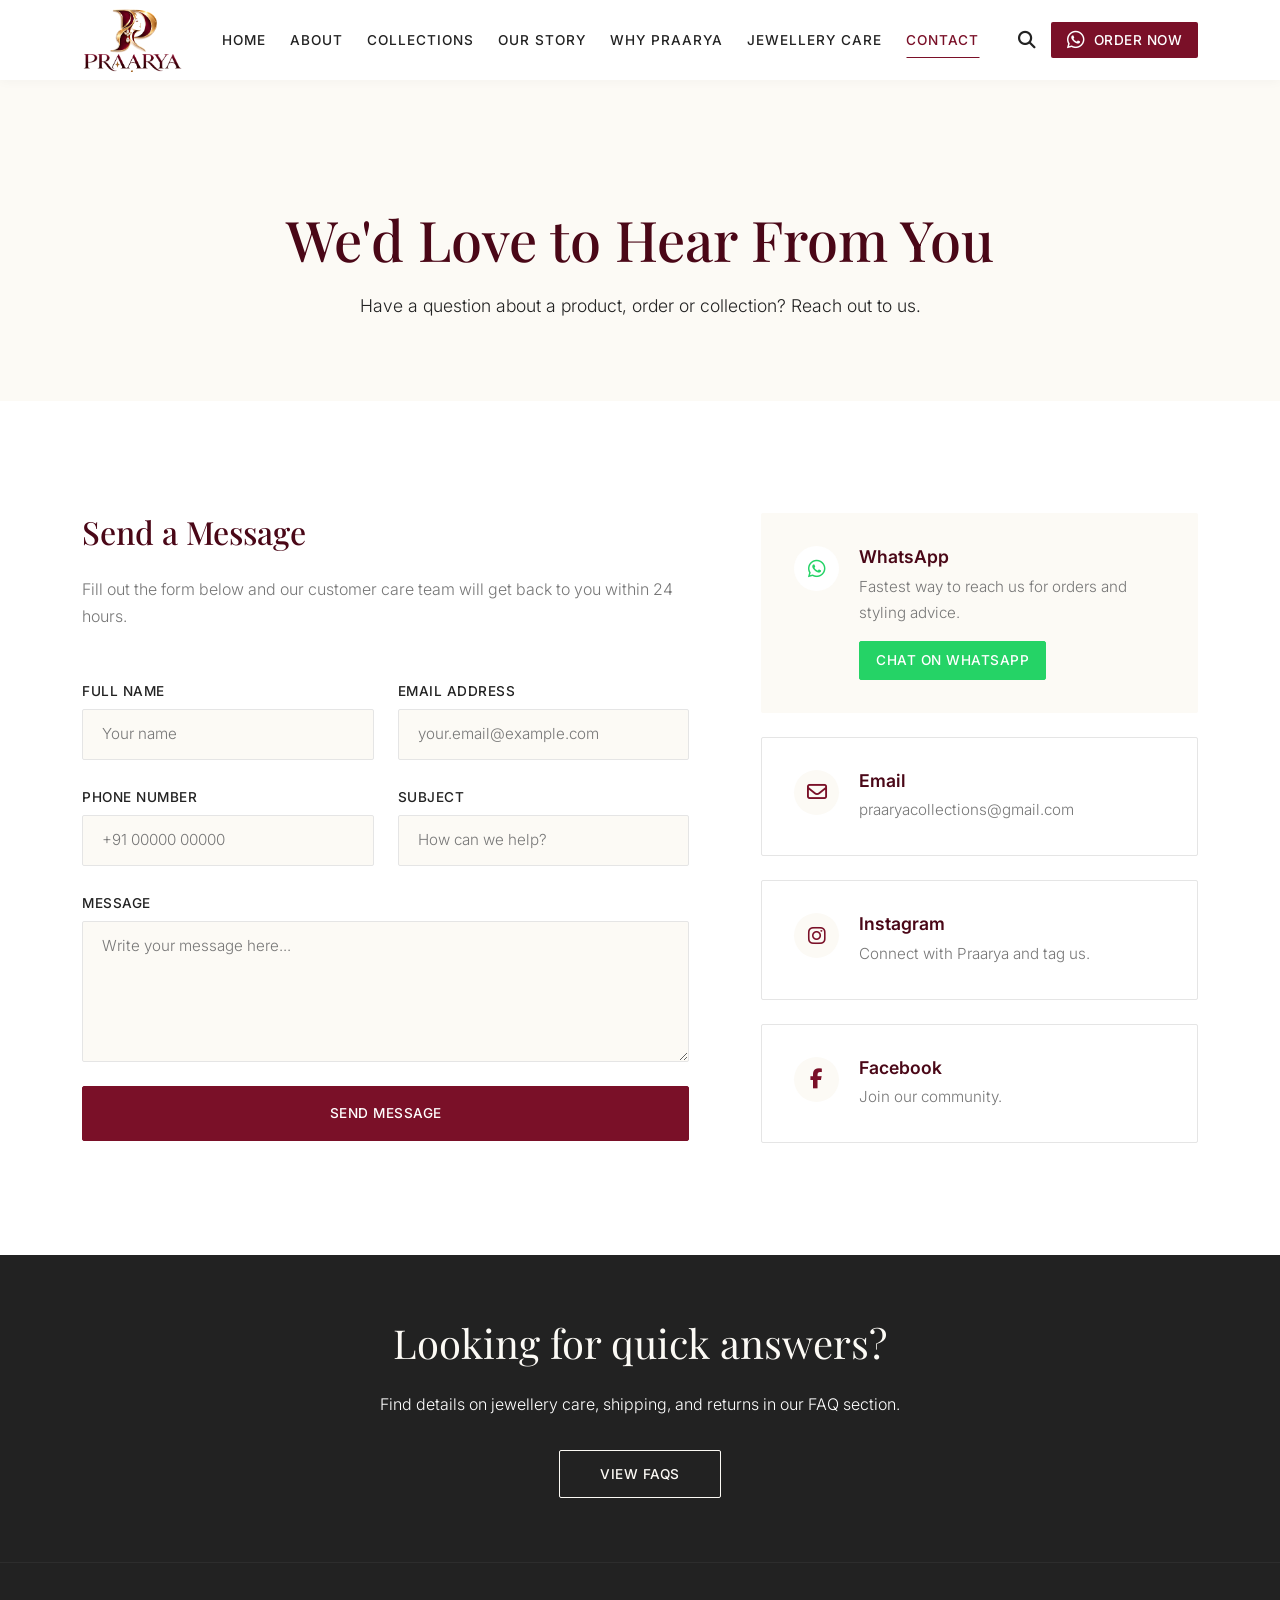
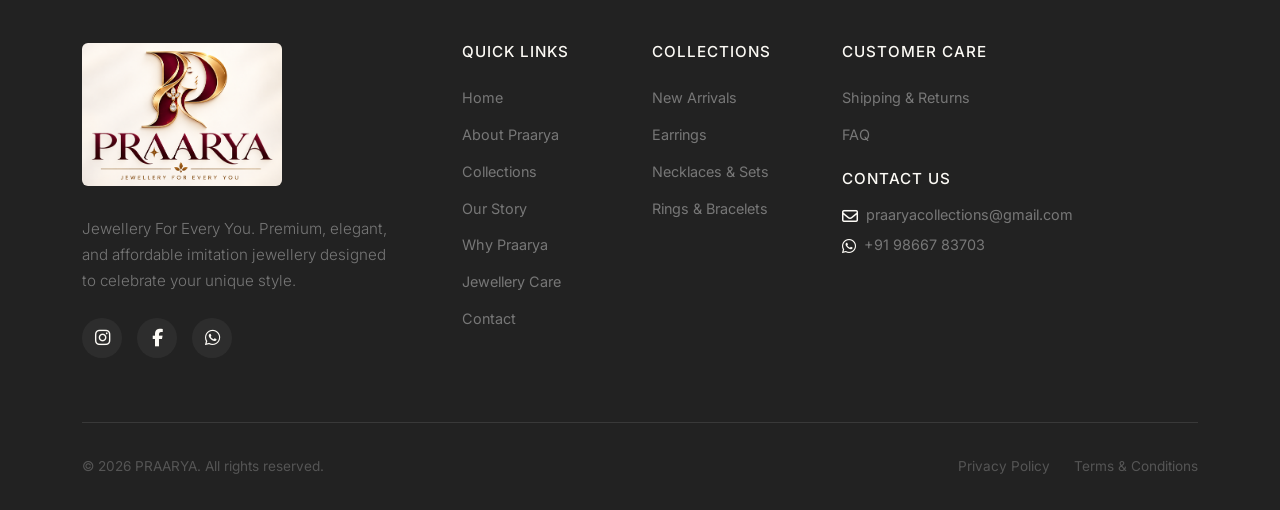
<file: contact.html>
<!DOCTYPE html>
<html lang="en">
<head>
    <meta charset="UTF-8">
    <meta name="viewport" content="width=device-width, initial-scale=1.0">
    <title>Contact Us | PRAARYA | Jewellery For Every You</title>
    <meta name="description" content="Get in touch with Praarya. We are here to help with your orders, styling advice, and any other inquiries.">
    
    <!-- Google Fonts: Playfair Display (Serif) & Inter (Sans-serif) -->
    <link rel="preconnect" href="https://fonts.googleapis.com">
    <link rel="preconnect" href="https://fonts.gstatic.com" crossorigin>
    <link href="https://fonts.googleapis.com/css2?family=Inter:wght@300;400;500;600&family=Playfair+Display:ital,wght@0,400;0,500;0,600;0,700;1,400&display=swap" rel="stylesheet">
    
    <!-- FontAwesome for Icons -->
    <link rel="stylesheet" href="https://cdnjs.cloudflare.com/ajax/libs/font-awesome/6.4.0/css/all.min.css">
    
    <!-- Bootstrap 5.3 CSS -->
    <link href="https://cdn.jsdelivr.net/npm/bootstrap@5.3.2/dist/css/bootstrap.min.css" rel="stylesheet">

    <style>
        :root {
            /* Brand Colors */
            --pr-burgundy: #7A1028;
            --pr-burgundy-dark: #4A0717;
            --pr-gold: #C99A3A;
            --pr-gold-soft: #DDBB6A;
            --pr-ivory: #FCFAF5;
            --pr-white: #FFFFFF;
            --pr-charcoal: #222222;
            --pr-gray: #777777;
            --pr-gray-light: #E5E5E5;

            /* Typography */
            --font-heading: 'Playfair Display', serif;
            --font-body: 'Inter', sans-serif;
            
            /* UI Elements */
            --border-radius: 2px;
            --transition-smooth: all 0.4s cubic-bezier(0.25, 0.8, 0.25, 1);
            
            /* Layout */
            --header-height: 80px;
        }

        body {
            font-family: var(--font-body);
            color: var(--pr-charcoal);
            background-color: var(--pr-white);
            -webkit-font-smoothing: antialiased;
            -moz-osx-font-smoothing: grayscale;
            overflow-x: hidden;
        }

        h1, h2, h3, h4, h5, h6, .font-heading {
            font-family: var(--font-heading);
            color: var(--pr-burgundy-dark);
        }

        p { line-height: 1.7; }

        a {
            color: var(--pr-burgundy);
            text-decoration: none;
            transition: var(--transition-smooth);
        }

        a:hover { color: var(--pr-gold); }

        /* Typography Utilities */
        .text-burgundy { color: var(--pr-burgundy) !important; }
        .text-burgundy-dark { color: var(--pr-burgundy-dark) !important; }
        .text-gold { color: var(--pr-gold) !important; }
        .text-charcoal { color: var(--pr-charcoal) !important; }
        .text-ivory { color: var(--pr-ivory) !important; }
        .text-gray { color: var(--pr-gray) !important; }
        
        .bg-burgundy { background-color: var(--pr-burgundy) !important; }
        .bg-burgundy-dark { background-color: var(--pr-burgundy-dark) !important; }
        .bg-ivory { background-color: var(--pr-ivory) !important; }

        /* Custom Buttons */
        .btn-brand-primary, .btn-brand-outline, .btn-brand-outline-light {
            font-family: var(--font-body);
            font-weight: 500;
            letter-spacing: 0.5px;
            text-transform: uppercase;
            font-size: 0.85rem;
            padding: 0.8rem 2.5rem;
            border-radius: var(--border-radius);
            transition: var(--transition-smooth);
            display: inline-flex;
            align-items: center;
            justify-content: center;
        }

        .btn-brand-primary {
            background-color: var(--pr-burgundy);
            color: var(--pr-white);
            border: 1px solid var(--pr-burgundy);
        }

        .btn-brand-primary:hover {
            background-color: var(--pr-burgundy-dark);
            border-color: var(--pr-burgundy-dark);
            color: var(--pr-white);
        }
        
        .btn-brand-outline {
            background-color: transparent;
            color: var(--pr-burgundy);
            border: 1px solid var(--pr-burgundy);
        }

        .btn-brand-outline:hover {
            background-color: var(--pr-burgundy);
            color: var(--pr-white);
        }

        .btn-brand-outline-light {
            background-color: transparent;
            color: var(--pr-ivory);
            border: 1px solid var(--pr-ivory);
        }

        .btn-brand-outline-light:hover {
            background-color: var(--pr-ivory);
            color: var(--pr-burgundy-dark);
        }

        .btn-whatsapp-solid {
            background-color: #25D366;
            color: white;
            border: 1px solid #25D366;
        }
        
        .btn-whatsapp-solid:hover {
            background-color: #128C7E;
            border-color: #128C7E;
            color: white;
        }

        /* Form Controls */
        .form-control {
            border: 1px solid var(--pr-gray-light);
            border-radius: var(--border-radius);
            padding: 0.8rem 1.2rem;
            font-size: 0.95rem;
            color: var(--pr-charcoal);
            background-color: var(--pr-ivory);
            transition: var(--transition-smooth);
        }

        .form-control:focus {
            outline: none;
            box-shadow: none;
            border-color: var(--pr-burgundy);
            background-color: var(--pr-white);
        }

        .form-control::placeholder {
            color: var(--pr-gray);
            font-weight: 300;
        }

        .form-label {
            font-size: 0.85rem;
            font-weight: 500;
            text-transform: uppercase;
            letter-spacing: 0.5px;
            color: var(--pr-charcoal);
            margin-bottom: 0.5rem;
        }

        /* Section Spacing */
        .section-padding { padding: 7rem 0; }
        @media (max-width: 768px) { .section-padding { padding: 4rem 0; } }

        /* Header / Navbar */
        .navbar {
            background-color: var(--pr-white);
            box-shadow: 0 2px 10px rgba(0,0,0,0.03);
            padding: 0.5rem 0;
            transition: var(--transition-smooth);
            height: var(--header-height);
        }
        
        .navbar.scrolled {
            box-shadow: 0 4px 20px rgba(0,0,0,0.08);
        }

        .navbar-brand-logo {
            font-family: var(--font-heading);
            font-size: 2rem;
            font-weight: 700;
            color: var(--pr-burgundy-dark);
            letter-spacing: 3px;
            text-transform: uppercase;
            line-height: 1;
        }
        
        @media (max-width: 991px) {
            .navbar-brand-logo {
                font-size: 1.5rem;
                position: absolute;
                left: 50%;
                transform: translateX(-50%);
            }
        }

        .navbar-nav .nav-link {
            color: var(--pr-charcoal);
            font-weight: 500;
            font-size: 0.85rem;
            text-transform: uppercase;
            letter-spacing: 1px;
            margin: 0 12px;
            position: relative;
            padding: 0.5rem 0 !important;
        }

        .navbar-nav .nav-link:hover, .navbar-nav .nav-link.active {
            color: var(--pr-burgundy);
        }
        
        .navbar-nav .nav-link::after {
            content: '';
            position: absolute;
            width: 0;
            height: 1px;
            bottom: 0;
            left: 50%;
            background-color: var(--pr-burgundy);
            transition: var(--transition-smooth);
            transform: translateX(-50%);
        }

        .navbar-nav .nav-link:hover::after, .navbar-nav .nav-link.active::after {
            width: 100%;
        }

        .header-actions { display: flex; align-items: center; gap: 15px; }

        .header-actions .icon-btn {
            background: none;
            border: none;
            color: var(--pr-charcoal);
            font-size: 1.1rem;
            transition: var(--transition-smooth);
            padding: 0;
        }

        .header-whatsapp-btn { display: none; }
        
        @media (min-width: 992px) {
            .header-whatsapp-btn {
                display: flex;
                align-items: center;
                gap: 8px;
                background-color: var(--pr-burgundy);
                color: white;
                padding: 8px 16px;
                border-radius: var(--border-radius);
                font-size: 0.85rem;
                font-weight: 500;
                text-transform: uppercase;
                letter-spacing: 0.5px;
            }
            .header-whatsapp-btn:hover { background-color: var(--pr-burgundy-dark); color: white; }
        }

        /* Mobile Offcanvas */
        .offcanvas-start { width: 320px; }
        .offcanvas-header { padding: 1.5rem; }
        .offcanvas-title { font-size: 1.5rem; letter-spacing: 2px; }
        .offcanvas-body .nav-link {
            padding: 1rem 0;
            font-size: 1rem;
            border-bottom: 1px solid var(--pr-gray-light);
            margin: 0;
        }
        .offcanvas-body .nav-link::after { display: none; }

        /* Minimal Hero */
        .contact-hero {
            position: relative;
            background-color: var(--pr-ivory);
            padding: 8rem 0 5rem;
            margin-top: var(--header-height);
            text-align: center;
        }

        .contact-hero-title {
            font-size: 3.5rem;
            color: var(--pr-burgundy-dark);
            margin-bottom: 1.25rem;
            line-height: 1.1;
        }

        .contact-hero-subtitle {
            font-size: 1.1rem;
            color: var(--pr-charcoal);
            font-weight: 300;
            line-height: 1.8;
            max-width: 600px;
            margin: 0 auto;
        }

        @media (max-width: 768px) {
            .contact-hero { padding: 5rem 1rem 3rem; }
            .contact-hero-title { font-size: 2.5rem; }
        }

        /* Contact Cards (Tap-friendly for mobile) */
        .contact-card {
            display: flex;
            align-items: flex-start;
            padding: 2rem;
            background-color: var(--pr-white);
            border: 1px solid var(--pr-gray-light);
            border-radius: var(--border-radius);
            transition: var(--transition-smooth);
            text-decoration: none;
            color: var(--pr-charcoal);
            height: 100%;
        }
        
        .contact-card:hover {
            box-shadow: 0 10px 30px rgba(0,0,0,0.04);
            border-color: var(--pr-gold-soft);
            transform: translateY(-3px);
            color: var(--pr-charcoal);
        }

        .contact-card.primary-card {
            background-color: var(--pr-ivory);
            border-color: transparent;
        }

        .contact-card.primary-card:hover {
            border-color: var(--pr-burgundy);
        }

        .contact-icon {
            width: 45px;
            height: 45px;
            border-radius: 50%;
            background-color: var(--pr-ivory);
            display: flex;
            align-items: center;
            justify-content: center;
            font-size: 1.25rem;
            color: var(--pr-burgundy);
            flex-shrink: 0;
            margin-right: 1.25rem;
        }
        
        .primary-card .contact-icon {
            background-color: var(--pr-white);
            color: #25D366; /* WhatsApp specific accent */
        }

        .contact-card-content h3 {
            font-family: var(--font-body);
            font-size: 1.1rem;
            font-weight: 600;
            margin-bottom: 0.4rem;
        }

        .contact-card-content p {
            font-size: 0.95rem;
            color: var(--pr-gray);
            margin-bottom: 0;
            font-weight: 300;
        }

        /* Success Message Container */
        .form-success-state {
            background-color: #f0fdf4;
            border: 1px solid #bbf7d0;
            padding: 2rem;
            text-align: center;
            border-radius: var(--border-radius);
            display: none;
        }

        .form-success-state i {
            font-size: 3rem;
            color: #22c55e;
            margin-bottom: 1rem;
        }

        /* FAQ CTA Banner */
        .faq-banner {
            background-color: var(--pr-charcoal);
            color: var(--pr-white);
            padding: 4rem 0;
            text-align: center;
        }

        /* Footer */
        .footer {
            background-color: var(--pr-charcoal);
            color: var(--pr-gray-light);
            padding: 5rem 0 2rem 0;
            border-top: 1px solid rgba(255,255,255,0.05);
        }

        .footer-logo {
            font-family: var(--font-heading);
            color: var(--pr-ivory);
            font-size: 1.8rem;
            letter-spacing: 2px;
            margin-bottom: 1.5rem;
            display: inline-block;
            text-decoration: none;
        }
        
        .footer-logo:hover { color: var(--pr-gold); }

        .footer-heading {
            color: var(--pr-ivory);
            font-family: var(--font-body);
            font-size: 0.95rem;
            text-transform: uppercase;
            letter-spacing: 1px;
            margin-bottom: 1.5rem;
            font-weight: 500;
        }

        .footer-links { list-style: none; padding: 0; margin: 0; }
        .footer-links li { margin-bottom: 0.8rem; }
        .footer-links a {
            color: var(--pr-gray);
            font-size: 0.9rem;
            text-decoration: none;
            transition: var(--transition-smooth);
        }
        .footer-links a:hover { color: var(--pr-ivory); }

        .social-icons { display: flex; gap: 15px; margin-top: 1.5rem; }
        .social-icons a {
            display: flex;
            align-items: center;
            justify-content: center;
            width: 40px;
            height: 40px;
            border-radius: 50%;
            background-color: rgba(255,255,255,0.05);
            color: var(--pr-ivory);
            transition: var(--transition-smooth);
            font-size: 1.1rem;
        }
        .social-icons a:hover {
            background-color: var(--pr-burgundy);
            color: var(--pr-white);
            transform: translateY(-3px);
        }

        .footer-bottom {
            border-top: 1px solid rgba(255,255,255,0.1);
            margin-top: 4rem;
            padding-top: 2rem;
            font-size: 0.85rem;
            color: #555;
        }
        .footer-bottom a { color: #555; text-decoration: none; }
        .footer-bottom a:hover { color: var(--pr-ivory); }
        
    </style>
    <link rel="icon" type="image/png" href="assets/images/favicon.png">
    <link rel="apple-touch-icon" href="assets/images/favicon.png">
    <link rel="stylesheet" href="assets/css/praarya-brand.css">
</head>
<body>

    <!-- Main Navigation -->
    <nav class="navbar navbar-expand-lg fixed-top" id="mainNav">
        <div class="container">
            <!-- Mobile Menu Toggle -->
            <button class="navbar-toggler border-0 px-0 d-lg-none" type="button" data-bs-toggle="offcanvas" data-bs-target="#offcanvasNavbar" aria-controls="offcanvasNavbar">
                <i class="fa-solid fa-bars fs-3 text-charcoal"></i>
            </button>

            <!-- Brand Logo -->
            <a class="navbar-brand navbar-brand-logo mx-auto mx-lg-0" href="./"><img src="assets/images/praarya-logo-header.png" alt="PRAARYA" width="101" height="64"></a>

            <!-- Desktop Menu -->
            <div class="collapse navbar-collapse justify-content-center d-none d-lg-flex">
                <ul class="navbar-nav">
                    <li class="nav-item"><a class="nav-link" href="./">Home</a></li>
                    <li class="nav-item"><a class="nav-link" href="about">About</a></li>
                    <li class="nav-item"><a class="nav-link" href="collections">Collections</a></li>
                    <li class="nav-item"><a class="nav-link" href="story">Our Story</a></li>
                    <li class="nav-item"><a class="nav-link" href="why">Why Praarya</a></li>
                    <li class="nav-item"><a class="nav-link" href="care">Jewellery Care</a></li>
                    <li class="nav-item"><a class="nav-link active" href="contact">Contact</a></li>
                </ul>
            </div>

            <!-- Header Actions -->
            <div class="header-actions">
                <button class="icon-btn" aria-label="Search"><i class="fa-solid fa-magnifying-glass"></i></button>
                <a href="https://wa.me/919866783703" class="header-whatsapp-btn" target="_blank">
                    <i class="fa-brands fa-whatsapp fs-5"></i>
                    <span>Order Now</span>
                </a>
            </div>
        </div>
    </nav>

    <!-- Mobile Offcanvas Menu -->
    <div class="offcanvas offcanvas-start" tabindex="-1" id="offcanvasNavbar" aria-labelledby="offcanvasNavbarLabel">
        <div class="offcanvas-header border-bottom">
            <h5 class="offcanvas-title font-heading text-burgundy-dark" id="offcanvasNavbarLabel"><img src="assets/images/praarya-logo-header.png" alt="PRAARYA" width="82" height="52"></h5>
            <button type="button" class="btn-close" data-bs-dismiss="offcanvas" aria-label="Close"></button>
        </div>
        <div class="offcanvas-body px-0 py-2">
            <ul class="navbar-nav w-100 px-4">
                <li class="nav-item"><a class="nav-link" href="./">Home</a></li>
                <li class="nav-item"><a class="nav-link" href="about">About</a></li>
                <li class="nav-item"><a class="nav-link" href="collections">Collections</a></li>
                <li class="nav-item"><a class="nav-link" href="story">Our Story</a></li>
                <li class="nav-item"><a class="nav-link" href="why">Why Praarya</a></li>
                <li class="nav-item"><a class="nav-link" href="care">Jewellery Care</a></li>
                <li class="nav-item"><a class="nav-link active" href="contact">Contact</a></li>
            </ul>
            <div class="px-4 mt-4">
                <a href="https://wa.me/919866783703" class="btn btn-brand-primary w-100 py-3" target="_blank">
                    <i class="fa-brands fa-whatsapp fs-5 me-2"></i> Chat on WhatsApp
                </a>
            </div>
        </div>
    </div>

    <!-- Minimal Hero -->
    <section class="contact-hero">
        <div class="container">
            <h1 class="contact-hero-title">We'd Love to Hear From You</h1>
            <p class="contact-hero-subtitle">Have a question about a product, order or collection? Reach out to us.</p>
        </div>
    </section>

    <!-- Contact Section -->
    <section class="section-padding">
        <div class="container">
            <div class="row g-5">
                
                <!-- Contact Form (Left) -->
                <div class="col-lg-7 pe-lg-5">
                    <h2 class="font-heading text-burgundy-dark mb-4" style="font-size: 2rem;">Send a Message</h2>
                    <p class="text-gray mb-5" style="font-weight: 300;">Fill out the form below and our customer care team will get back to you within 24 hours.</p>
                    
                    <!-- 
                      NOTE: For the static version, this form relies on frontend 
                      JavaScript validation. It is structured cleanly with semantic 
                      HTML to be easily connected to a real backend API later.
                    -->
                    <form id="praaryaContactForm" class="needs-validation" novalidate>
                        <div class="row g-4">
                            <div class="col-md-6">
                                <label for="inputName" class="form-label">Full Name</label>
                                <input type="text" class="form-control" id="inputName" placeholder="Your name" required>
                                <div class="invalid-feedback">Please provide your name.</div>
                            </div>
                            <div class="col-md-6">
                                <label for="inputEmail" class="form-label">Email Address</label>
                                <input type="email" class="form-control" id="inputEmail" placeholder="your.email@example.com" required>
                                <div class="invalid-feedback">Please provide a valid email.</div>
                            </div>
                            <div class="col-md-6">
                                <label for="inputPhone" class="form-label">Phone Number</label>
                                <input type="tel" class="form-control" id="inputPhone" placeholder="+91 00000 00000">
                            </div>
                            <div class="col-md-6">
                                <label for="inputSubject" class="form-label">Subject</label>
                                <input type="text" class="form-control" id="inputSubject" placeholder="How can we help?" required>
                                <div class="invalid-feedback">Please provide a subject.</div>
                            </div>
                            <div class="col-12">
                                <label for="inputMessage" class="form-label">Message</label>
                                <textarea class="form-control" id="inputMessage" rows="5" placeholder="Write your message here..." required></textarea>
                                <div class="invalid-feedback">Please write a message.</div>
                            </div>
                            <div class="col-12 mt-4">
                                <button type="submit" class="btn btn-brand-primary w-100 py-3">Send Message</button>
                            </div>
                        </div>
                    </form>

                    <!-- Success State (Hidden by default) -->
                    <div id="formSuccessState" class="form-success-state mt-4">
                        <i class="fa-regular fa-circle-check"></i>
                        <h3 class="font-heading text-charcoal mb-2">Message Sent Successfully!</h3>
                        <p class="text-gray mb-0">Thank you for reaching out. A member of our team will be in contact shortly.</p>
                    </div>
                </div>

                <!-- Contact Methods (Right) -->
                <div class="col-lg-5">
                    <div class="d-flex flex-column gap-4">
                        
                        <!-- WhatsApp - Primary Contact -->
                        <a href="https://wa.me/919866783703" target="_blank" class="contact-card primary-card">
                            <div class="contact-icon">
                                <i class="fa-brands fa-whatsapp"></i>
                            </div>
                            <div class="contact-card-content w-100">
                                <h3>WhatsApp</h3>
                                <p class="mb-3">Fastest way to reach us for orders and styling advice.</p>
                                <span class="btn btn-brand-primary btn-whatsapp-solid btn-sm d-inline-flex px-3 py-2">
                                    Chat on WhatsApp
                                </span>
                            </div>
                        </a>

                        <!-- Email -->
                        <a href="mailto:praaryacollections@gmail.com" class="contact-card">
                            <div class="contact-icon">
                                <i class="fa-regular fa-envelope"></i>
                            </div>
                            <div class="contact-card-content">
                                <h3>Email</h3>
                                <p>praaryacollections@gmail.com</p>
                            </div>
                        </a>

                        <!-- Instagram -->
                        <a href="https://www.instagram.com/praarya_collections/" class="contact-card" target="_blank">
                            <div class="contact-icon">
                                <i class="fa-brands fa-instagram"></i>
                            </div>
                            <div class="contact-card-content">
                                <h3>Instagram</h3>
                                <p>Connect with Praarya and tag us.</p>
                            </div>
                        </a>

                        <!-- Facebook -->
                        <a href="#" class="contact-card">
                            <div class="contact-icon">
                                <i class="fa-brands fa-facebook-f"></i>
                            </div>
                            <div class="contact-card-content">
                                <h3>Facebook</h3>
                                <p>Join our community.</p>
                            </div>
                        </a>

                    </div>
                </div>

            </div>
        </div>
    </section>

    <!-- FAQ CTA -->
    <section class="faq-banner">
        <div class="container text-center">
            <h2 class="font-heading mb-4 text-ivory display-6">Looking for quick answers?</h2>
            <p class="text-gray-light mb-4 pb-2" style="font-weight: 300;">Find details on jewellery care, shipping, and returns in our FAQ section.</p>
            <a href="care#careFaqAccordion" class="btn btn-brand-outline-light">View FAQs</a>
        </div>
    </section>

    <!-- Footer -->
    <footer class="footer">
        <div class="container">
            <div class="row gy-5">
                <div class="col-lg-4 col-md-12 pe-lg-5">
                    <a href="./" class="footer-logo"><img src="assets/images/praarya-logo-footer.png" alt="PRAARYA - Jewellery For Every You" width="200" height="143" loading="lazy"></a>
                    <p class="mb-4 text-gray" style="font-size: 0.95rem; font-weight: 300;">Jewellery For Every You. Premium, elegant, and affordable imitation jewellery designed to celebrate your unique style.</p>
                    <div class="social-icons">
                        <a href="https://www.instagram.com/praarya_collections/" aria-label="Instagram" target="_blank"><i class="fa-brands fa-instagram"></i></a>
                        <a href="#" aria-label="Facebook"><i class="fa-brands fa-facebook-f"></i></a>
                        <a href="https://wa.me/919866783703" aria-label="WhatsApp" target="_blank"><i class="fa-brands fa-whatsapp"></i></a>
                    </div>
                </div>
                
                <div class="col-lg-2 col-md-4 col-6">
                    <h4 class="footer-heading">Quick Links</h4>
                    <ul class="footer-links">
                        <li><a href="./">Home</a></li>
                        <li><a href="about">About Praarya</a></li>
                        <li><a href="collections">Collections</a></li>
                        <li><a href="story">Our Story</a></li>
                        <li><a href="why">Why Praarya</a></li>
                        <li><a href="care">Jewellery Care</a></li>
                        <li><a href="contact">Contact</a></li>
                    </ul>
                </div>
                
                <div class="col-lg-2 col-md-4 col-6">
                    <h4 class="footer-heading">Collections</h4>
                    <ul class="footer-links">
                        <li><a href="collections">New Arrivals</a></li>
                        <li><a href="collections">Earrings</a></li>
                        <li><a href="collections">Necklaces & Sets</a></li>
                        <li><a href="collections">Rings & Bracelets</a></li>
                    </ul>
                </div>
                
                <div class="col-lg-4 col-md-4 col-12">
                    <h4 class="footer-heading">Customer Care</h4>
                    <ul class="footer-links mb-4">
                        <li><a href="terms#section-8">Shipping & Returns</a></li>
                        <li><a href="care#careFaqAccordion">FAQ</a></li>
                    </ul>
                    <h4 class="footer-heading mb-3">Contact Us</h4>
                    <ul class="footer-links">
                        <li class="d-flex align-items-start text-gray mb-2">
                            <i class="fa-regular fa-envelope mt-1 me-2 text-ivory"></i>
                            <a href="mailto:praaryacollections@gmail.com" style="color: inherit;">praaryacollections@gmail.com</a>
                        </li>
                        <li class="d-flex align-items-start text-gray">
                            <i class="fa-brands fa-whatsapp mt-1 me-2 text-ivory"></i>
                            <a href="https://wa.me/919866783703" target="_blank" style="color: inherit;">+91 98667 83703</a>
                        </li>
                    </ul>
                </div>
            </div>
            
            <div class="footer-bottom d-flex flex-column flex-md-row justify-content-between align-items-center">
                <p class="mb-3 mb-md-0">&copy; 2026 PRAARYA. All rights reserved.</p>
                <div class="d-flex gap-4">
                    <a href="privacy">Privacy Policy</a>
                    <a href="terms">Terms & Conditions</a>
                </div>
            </div>
        </div>
    </footer>

    <!-- Bootstrap JS Bundle -->
    <script src="https://cdn.jsdelivr.net/npm/bootstrap@5.3.2/dist/js/bootstrap.bundle.min.js"></script>

    <!-- Custom Logic -->
    <script>
        document.addEventListener('DOMContentLoaded', () => {
            // Sticky Navbar Shadow on Scroll
            const navbar = document.getElementById('mainNav');
            window.addEventListener('scroll', () => {
                if (window.scrollY > 50) {
                    navbar.classList.add('scrolled');
                } else {
                    navbar.classList.remove('scrolled');
                }
            });

            // Prevent default for empty placeholder links
            const emptyLinks = document.querySelectorAll('a[href="#"]');
            emptyLinks.forEach(link => {
                link.addEventListener('click', (e) => {
                    if(link.getAttribute('href') === '#') {
                        e.preventDefault();
                    }
                });
            });

            // Frontend Form Validation & Mock Submit Logic
            const contactForm = document.getElementById('praaryaContactForm');
            const successState = document.getElementById('formSuccessState');

            if(contactForm) {
                contactForm.addEventListener('submit', function (event) {
                    event.preventDefault();
                    event.stopPropagation();
                    
                    if (!contactForm.checkValidity()) {
                        // Form is invalid, show validation styling
                        contactForm.classList.add('was-validated');
                    } else {
                        // Form is valid
                        // Hide form and show success message
                        contactForm.style.display = 'none';
                        successState.style.display = 'block';
                        
                        // NOTE: In a real implementation, you would trigger an API call here.
                        // Example:
                        // const formData = new FormData(contactForm);
                        // fetch('/api/contact', { method: 'POST', body: formData })
                        //   .then(...)
                    }
                }, false);
            }
        });
    </script>
</body>
</html>
</file>
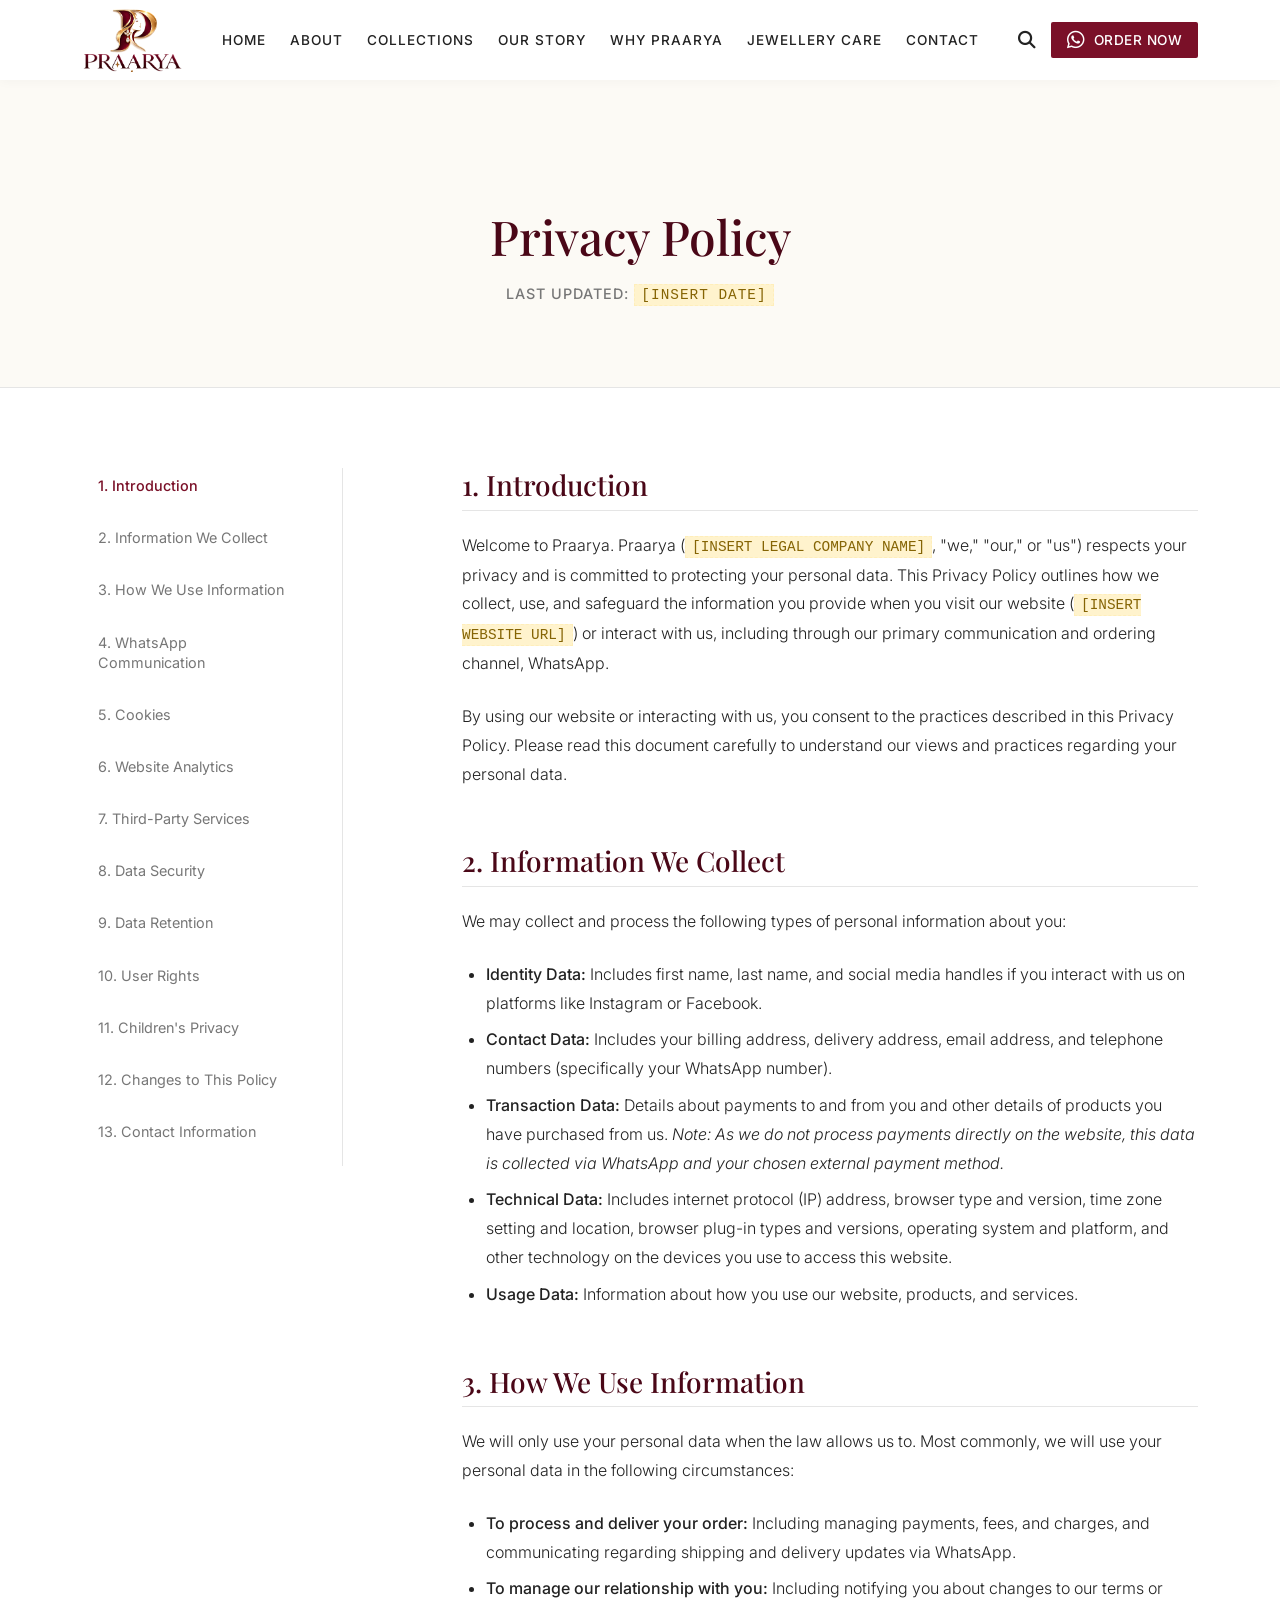
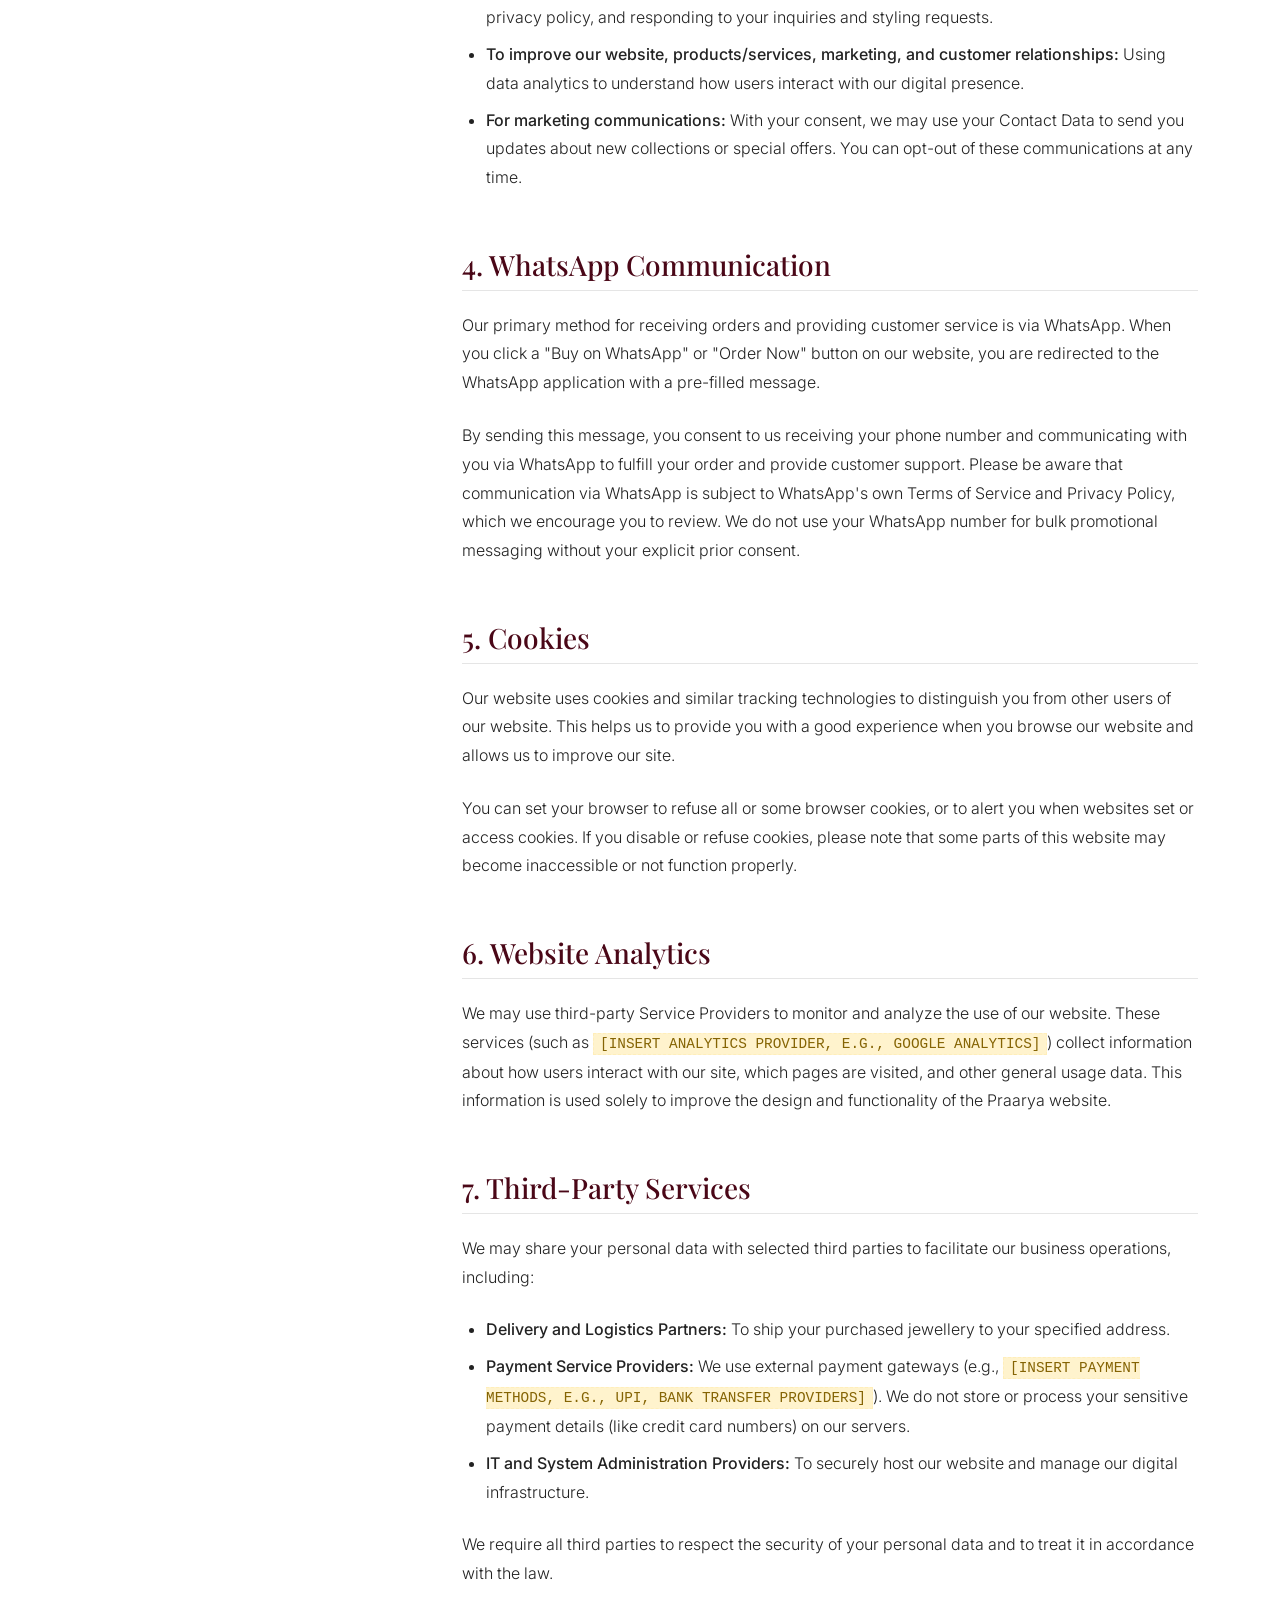
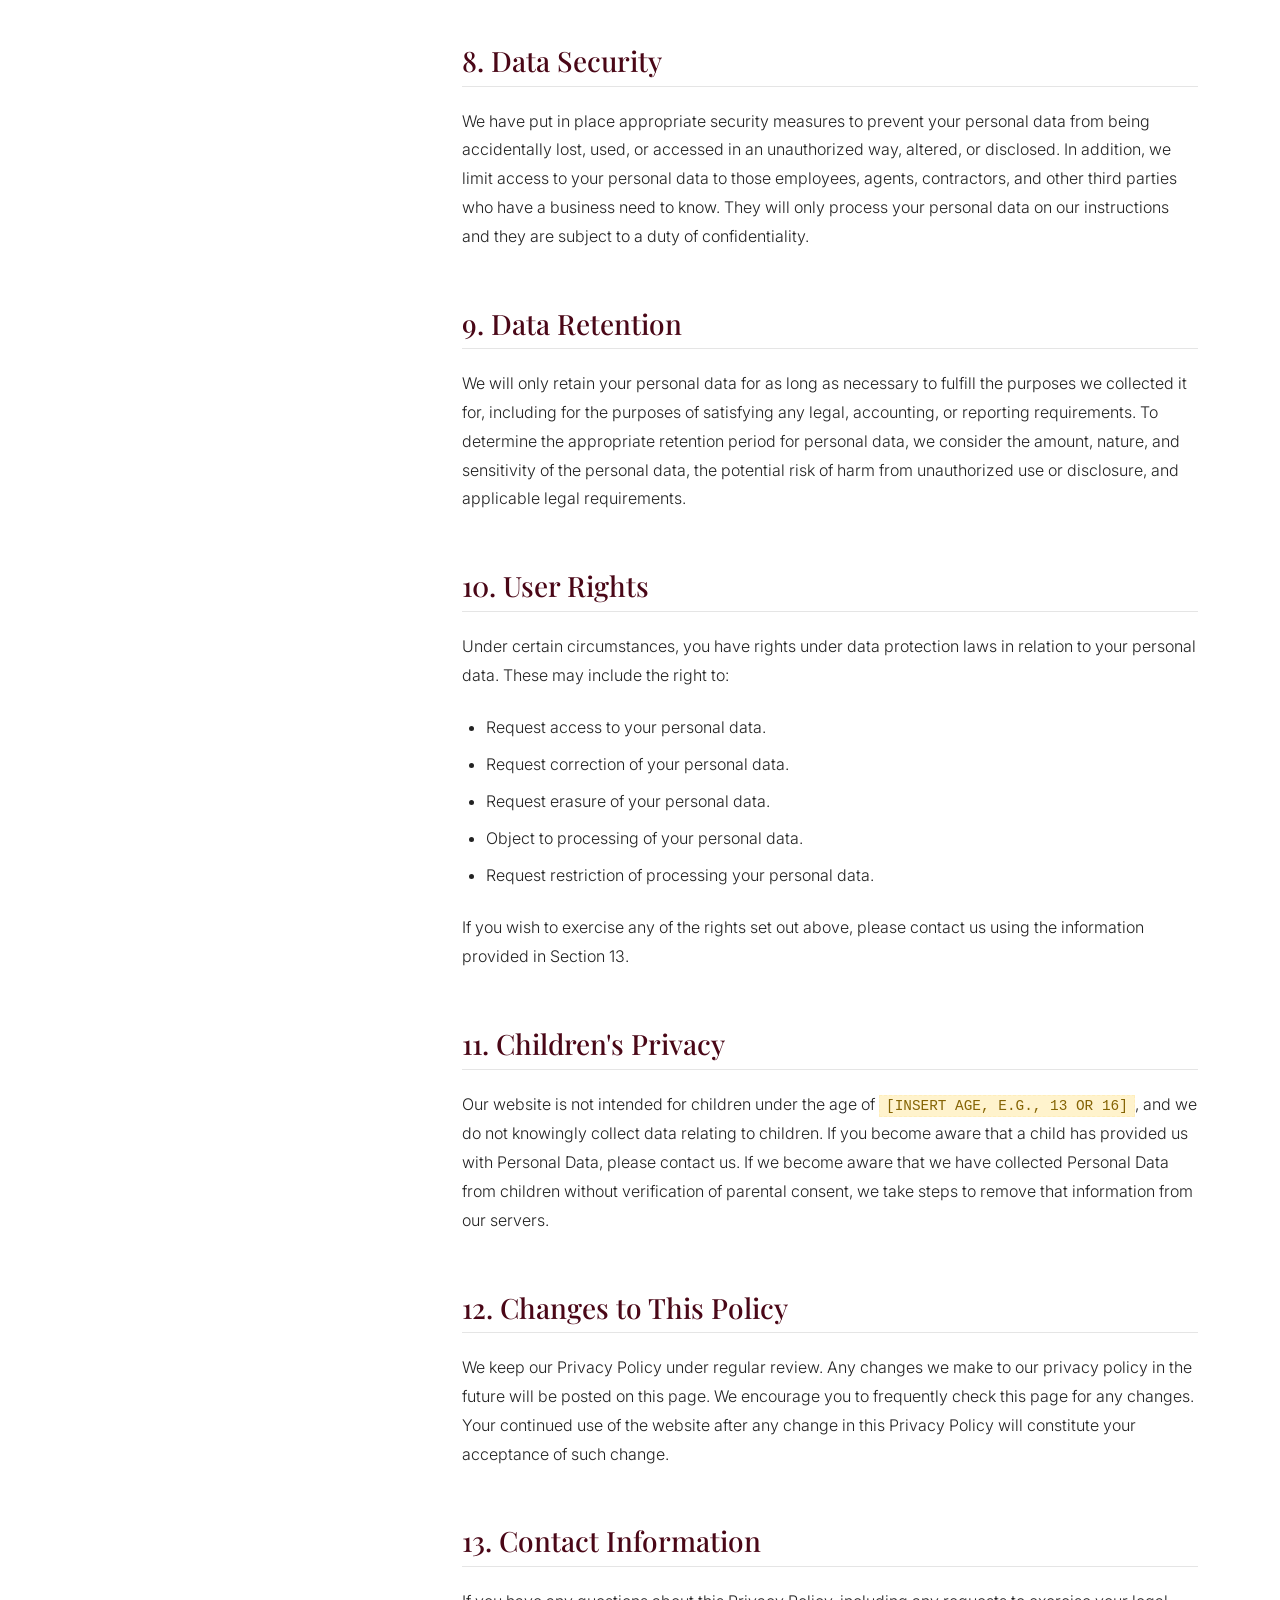
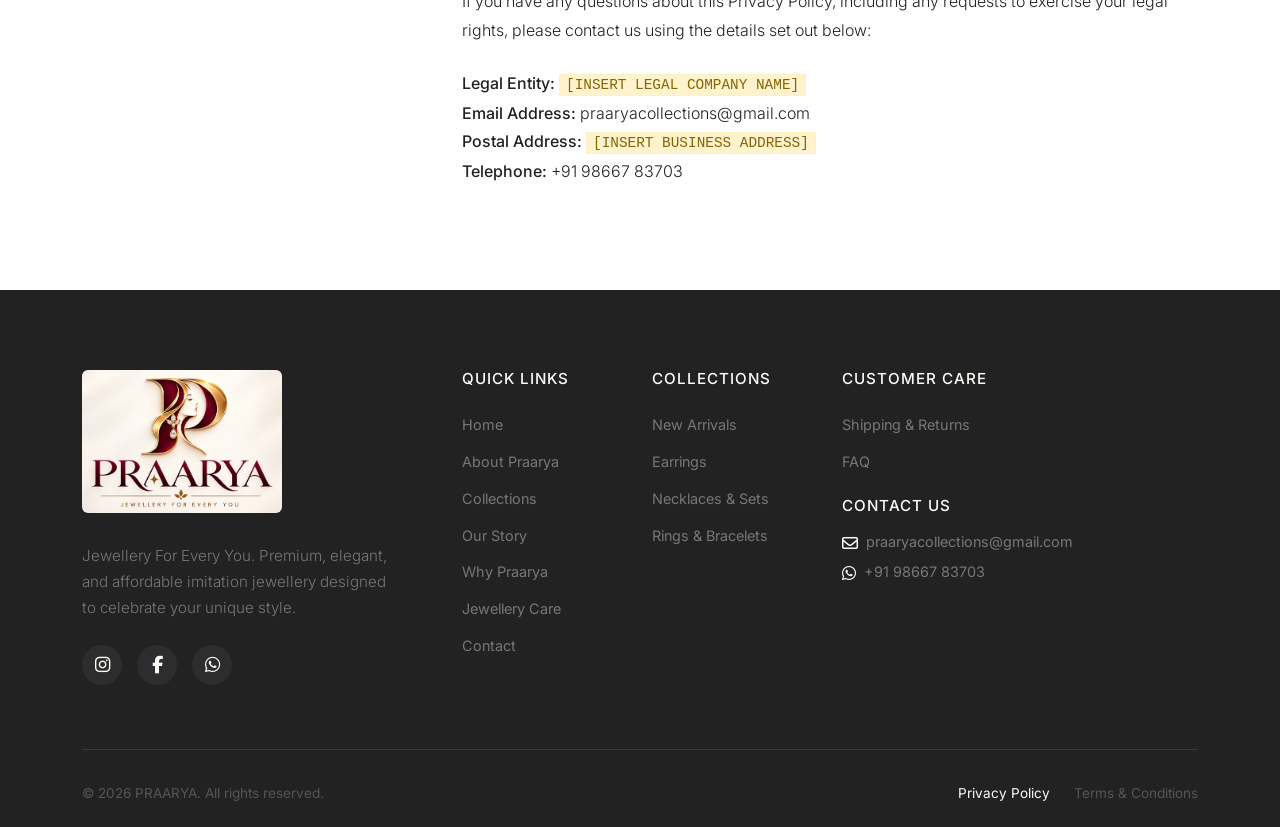
<file: privacy.html>
<!DOCTYPE html>
<html lang="en">
<head>
    <meta charset="UTF-8">
    <meta name="viewport" content="width=device-width, initial-scale=1.0">
    <title>Privacy Policy | PRAARYA | Jewellery For Every You</title>
    <meta name="description" content="Read the Privacy Policy for Praarya. Learn how we collect, use, and protect your personal information.">
    
    <!-- Google Fonts: Playfair Display (Serif) & Inter (Sans-serif) -->
    <link rel="preconnect" href="https://fonts.googleapis.com">
    <link rel="preconnect" href="https://fonts.gstatic.com" crossorigin>
    <link href="https://fonts.googleapis.com/css2?family=Inter:wght@300;400;500;600&family=Playfair+Display:ital,wght@0,400;0,500;0,600;0,700;1,400&display=swap" rel="stylesheet">
    
    <!-- FontAwesome for Icons -->
    <link rel="stylesheet" href="https://cdnjs.cloudflare.com/ajax/libs/font-awesome/6.4.0/css/all.min.css">
    
    <!-- Bootstrap 5.3 CSS -->
    <link href="https://cdn.jsdelivr.net/npm/bootstrap@5.3.2/dist/css/bootstrap.min.css" rel="stylesheet">

    <style>
        :root {
            /* Brand Colors */
            --pr-burgundy: #7A1028;
            --pr-burgundy-dark: #4A0717;
            --pr-gold: #C99A3A;
            --pr-gold-soft: #DDBB6A;
            --pr-ivory: #FCFAF5;
            --pr-white: #FFFFFF;
            --pr-charcoal: #222222;
            --pr-gray: #777777;
            --pr-gray-light: #E5E5E5;

            /* Typography */
            --font-heading: 'Playfair Display', serif;
            --font-body: 'Inter', sans-serif;
            
            /* UI Elements */
            --border-radius: 2px;
            --transition-smooth: all 0.4s cubic-bezier(0.25, 0.8, 0.25, 1);
            
            /* Layout */
            --header-height: 80px;
        }

        body {
            font-family: var(--font-body);
            color: var(--pr-charcoal);
            background-color: var(--pr-white);
            -webkit-font-smoothing: antialiased;
            -moz-osx-font-smoothing: grayscale;
            overflow-x: hidden;
        }

        h1, h2, h3, h4, h5, h6, .font-heading {
            font-family: var(--font-heading);
            color: var(--pr-burgundy-dark);
        }

        p { line-height: 1.7; }

        a {
            color: var(--pr-burgundy);
            text-decoration: none;
            transition: var(--transition-smooth);
        }

        a:hover { color: var(--pr-gold); }

        /* Typography Utilities */
        .text-burgundy { color: var(--pr-burgundy) !important; }
        .text-burgundy-dark { color: var(--pr-burgundy-dark) !important; }
        .text-gold { color: var(--pr-gold) !important; }
        .text-charcoal { color: var(--pr-charcoal) !important; }
        .text-ivory { color: var(--pr-ivory) !important; }
        .text-gray { color: var(--pr-gray) !important; }

        /* Custom Buttons */
        .btn-brand-primary, .btn-brand-outline-light {
            font-family: var(--font-body);
            font-weight: 500;
            letter-spacing: 0.5px;
            text-transform: uppercase;
            font-size: 0.85rem;
            padding: 0.8rem 2.5rem;
            border-radius: var(--border-radius);
            transition: var(--transition-smooth);
            display: inline-flex;
            align-items: center;
            justify-content: center;
        }

        .btn-brand-primary {
            background-color: var(--pr-burgundy);
            color: var(--pr-white);
            border: 1px solid var(--pr-burgundy);
        }

        .btn-brand-primary:hover {
            background-color: var(--pr-burgundy-dark);
            border-color: var(--pr-burgundy-dark);
            color: var(--pr-white);
        }

        /* Header / Navbar */
        .navbar {
            background-color: var(--pr-white);
            box-shadow: 0 2px 10px rgba(0,0,0,0.03);
            padding: 0.5rem 0;
            transition: var(--transition-smooth);
            height: var(--header-height);
        }
        
        .navbar.scrolled {
            box-shadow: 0 4px 20px rgba(0,0,0,0.08);
        }

        .navbar-brand-logo {
            font-family: var(--font-heading);
            font-size: 2rem;
            font-weight: 700;
            color: var(--pr-burgundy-dark);
            letter-spacing: 3px;
            text-transform: uppercase;
            line-height: 1;
        }
        
        @media (max-width: 991px) {
            .navbar-brand-logo {
                font-size: 1.5rem;
                position: absolute;
                left: 50%;
                transform: translateX(-50%);
            }
        }

        .navbar-nav .nav-link {
            color: var(--pr-charcoal);
            font-weight: 500;
            font-size: 0.85rem;
            text-transform: uppercase;
            letter-spacing: 1px;
            margin: 0 12px;
            position: relative;
            padding: 0.5rem 0 !important;
        }

        .navbar-nav .nav-link:hover, .navbar-nav .nav-link.active {
            color: var(--pr-burgundy);
        }

        .header-actions { display: flex; align-items: center; gap: 15px; }

        .header-actions .icon-btn {
            background: none;
            border: none;
            color: var(--pr-charcoal);
            font-size: 1.1rem;
            transition: var(--transition-smooth);
            padding: 0;
        }

        .header-whatsapp-btn { display: none; }
        
        @media (min-width: 992px) {
            .header-whatsapp-btn {
                display: flex;
                align-items: center;
                gap: 8px;
                background-color: var(--pr-burgundy);
                color: white;
                padding: 8px 16px;
                border-radius: var(--border-radius);
                font-size: 0.85rem;
                font-weight: 500;
                text-transform: uppercase;
                letter-spacing: 0.5px;
            }
            .header-whatsapp-btn:hover { background-color: var(--pr-burgundy-dark); color: white; }
        }

        /* Mobile Offcanvas Menu */
        .offcanvas-start { width: 320px; }
        .offcanvas-header { padding: 1.5rem; }
        .offcanvas-title { font-size: 1.5rem; letter-spacing: 2px; }
        .offcanvas-body .nav-link {
            padding: 1rem 0;
            font-size: 1rem;
            border-bottom: 1px solid var(--pr-gray-light);
            margin: 0;
        }

        /* Legal Page specific styles */
        .legal-header {
            background-color: var(--pr-ivory);
            padding: 8rem 0 4rem;
            margin-top: var(--header-height);
            text-align: center;
            border-bottom: 1px solid var(--pr-gray-light);
        }

        .legal-title {
            font-size: 3rem;
            color: var(--pr-burgundy-dark);
            margin-bottom: 1rem;
        }

        .last-updated {
            font-size: 0.9rem;
            color: var(--pr-gray);
            font-weight: 500;
            text-transform: uppercase;
            letter-spacing: 1px;
        }

        .legal-content-section {
            padding: 5rem 0;
        }

        /* Table of Contents - Desktop Sticky */
        .toc-sidebar {
            position: sticky;
            top: calc(var(--header-height) + 2rem);
            padding-right: 2rem;
            border-right: 1px solid var(--pr-gray-light);
            max-height: calc(100vh - var(--header-height) - 4rem);
            overflow-y: auto;
        }

        .toc-list {
            list-style: none;
            padding: 0;
            margin: 0;
        }

        .toc-list li {
            margin-bottom: 1rem;
        }

        .toc-link {
            color: var(--pr-gray);
            font-size: 0.9rem;
            text-decoration: none;
            transition: var(--transition-smooth);
            display: block;
            line-height: 1.4;
        }

        .toc-link:hover, .toc-link.active {
            color: var(--pr-burgundy);
            font-weight: 500;
        }
        
        /* Table of Contents - Mobile Accordion */
        .mobile-toc-accordion {
            display: none;
            margin-bottom: 2rem;
        }

        @media (max-width: 991px) {
            .toc-sidebar { display: none; }
            .mobile-toc-accordion { display: block; }
            .legal-content-section { padding: 3rem 0; }
            .legal-title { font-size: 2.2rem; }
            .legal-header { padding: 5rem 0 3rem; }
        }

        .accordion-button:focus {
            box-shadow: none;
            border-color: rgba(0,0,0,.125);
        }
        .accordion-button:not(.collapsed) {
            color: var(--pr-burgundy-dark);
            background-color: var(--pr-ivory);
            box-shadow: inset 0 -1px 0 rgba(0,0,0,.125);
        }

        /* Legal Document Typography */
        .legal-document h2 {
            font-family: var(--font-heading);
            font-size: 1.75rem;
            color: var(--pr-burgundy-dark);
            margin-top: 3.5rem;
            margin-bottom: 1.25rem;
            padding-bottom: 0.5rem;
            border-bottom: 1px solid var(--pr-gray-light);
        }

        .legal-document h2:first-child { margin-top: 0; }

        .legal-document p {
            color: var(--pr-charcoal);
            font-size: 1rem;
            line-height: 1.8;
            margin-bottom: 1.5rem;
            font-weight: 300;
        }

        .legal-document ul {
            color: var(--pr-charcoal);
            font-size: 1rem;
            line-height: 1.8;
            font-weight: 300;
            margin-bottom: 1.5rem;
            padding-left: 1.5rem;
        }

        .legal-document li { margin-bottom: 0.5rem; }

        .legal-document strong {
            font-weight: 500;
            color: var(--pr-charcoal);
        }

        /* Placeholders */
        .legal-placeholder {
            background-color: #fff3cd;
            color: #856404;
            padding: 2px 6px;
            font-weight: 500;
            font-family: monospace;
            font-size: 0.9rem;
            border: 1px dashed #ffeeba;
        }

        /* Footer */
        .footer {
            background-color: var(--pr-charcoal);
            color: var(--pr-gray-light);
            padding: 5rem 0 2rem 0;
        }

        .footer-logo {
            font-family: var(--font-heading);
            color: var(--pr-ivory);
            font-size: 1.8rem;
            letter-spacing: 2px;
            margin-bottom: 1.5rem;
            display: inline-block;
            text-decoration: none;
        }
        
        .footer-logo:hover { color: var(--pr-gold); }

        .footer-heading {
            color: var(--pr-ivory);
            font-family: var(--font-body);
            font-size: 0.95rem;
            text-transform: uppercase;
            letter-spacing: 1px;
            margin-bottom: 1.5rem;
            font-weight: 500;
        }

        .footer-links { list-style: none; padding: 0; margin: 0; }
        .footer-links li { margin-bottom: 0.8rem; }
        .footer-links a { color: var(--pr-gray); font-size: 0.9rem; text-decoration: none; transition: var(--transition-smooth); }
        .footer-links a:hover { color: var(--pr-ivory); }

        .social-icons { display: flex; gap: 15px; margin-top: 1.5rem; }
        .social-icons a {
            display: flex; align-items: center; justify-content: center;
            width: 40px; height: 40px; border-radius: 50%;
            background-color: rgba(255,255,255,0.05); color: var(--pr-ivory);
            transition: var(--transition-smooth); font-size: 1.1rem;
        }
        .social-icons a:hover { background-color: var(--pr-burgundy); color: var(--pr-white); transform: translateY(-3px); }

        .footer-bottom {
            border-top: 1px solid rgba(255,255,255,0.1);
            margin-top: 4rem; padding-top: 2rem; font-size: 0.85rem; color: #555;
        }
        .footer-bottom a { color: #555; text-decoration: none; }
        .footer-bottom a:hover { color: var(--pr-ivory); }

    </style>
    <link rel="icon" type="image/png" href="assets/images/favicon.png">
    <link rel="apple-touch-icon" href="assets/images/favicon.png">
    <link rel="stylesheet" href="assets/css/praarya-brand.css">
</head>
<body data-bs-spy="scroll" data-bs-target="#desktop-toc" data-bs-smooth-scroll="true" tabindex="0">

    <!-- Main Navigation -->
    <nav class="navbar navbar-expand-lg fixed-top" id="mainNav">
        <div class="container">
            <!-- Mobile Menu Toggle -->
            <button class="navbar-toggler border-0 px-0 d-lg-none" type="button" data-bs-toggle="offcanvas" data-bs-target="#offcanvasNavbar">
                <i class="fa-solid fa-bars fs-3 text-charcoal"></i>
            </button>

            <!-- Brand Logo -->
            <a class="navbar-brand navbar-brand-logo mx-auto mx-lg-0" href="./"><img src="assets/images/praarya-logo-header.png" alt="PRAARYA" width="101" height="64"></a>

            <!-- Desktop Menu -->
            <div class="collapse navbar-collapse justify-content-center d-none d-lg-flex">
                <ul class="navbar-nav">
                    <li class="nav-item"><a class="nav-link" href="./">Home</a></li>
                    <li class="nav-item"><a class="nav-link" href="about">About</a></li>
                    <li class="nav-item"><a class="nav-link" href="collections">Collections</a></li>
                    <li class="nav-item"><a class="nav-link" href="story">Our Story</a></li>
                    <li class="nav-item"><a class="nav-link" href="why">Why Praarya</a></li>
                    <li class="nav-item"><a class="nav-link" href="care">Jewellery Care</a></li>
                    <li class="nav-item"><a class="nav-link" href="contact">Contact</a></li>
                </ul>
            </div>

            <!-- Header Actions -->
            <div class="header-actions">
                <button class="icon-btn" aria-label="Search"><i class="fa-solid fa-magnifying-glass"></i></button>
                <a href="https://wa.me/919866783703" class="header-whatsapp-btn" target="_blank">
                    <i class="fa-brands fa-whatsapp fs-5"></i><span>Order Now</span>
                </a>
            </div>
        </div>
    </nav>

    <!-- Mobile Offcanvas Menu -->
    <div class="offcanvas offcanvas-start" tabindex="-1" id="offcanvasNavbar">
        <div class="offcanvas-header border-bottom">
            <h5 class="offcanvas-title font-heading text-burgundy-dark"><img src="assets/images/praarya-logo-header.png" alt="PRAARYA" width="82" height="52"></h5>
            <button type="button" class="btn-close" data-bs-dismiss="offcanvas"></button>
        </div>
        <div class="offcanvas-body px-0 py-2">
            <ul class="navbar-nav w-100 px-4">
                <li class="nav-item"><a class="nav-link" href="./">Home</a></li>
                <li class="nav-item"><a class="nav-link" href="about">About</a></li>
                <li class="nav-item"><a class="nav-link" href="collections">Collections</a></li>
                <li class="nav-item"><a class="nav-link" href="story">Our Story</a></li>
                <li class="nav-item"><a class="nav-link" href="why">Why Praarya</a></li>
                <li class="nav-item"><a class="nav-link" href="care">Jewellery Care</a></li>
                <li class="nav-item"><a class="nav-link" href="contact">Contact</a></li>
            </ul>
        </div>
    </div>

    <!-- Legal Header -->
    <header class="legal-header">
        <div class="container">
            <h1 class="legal-title font-heading">Privacy Policy</h1>
            <p class="last-updated">Last Updated: <span class="legal-placeholder">[INSERT DATE]</span></p>
        </div>
    </header>

    <!-- Legal Content -->
    <section class="legal-content-section">
        <div class="container">
            <div class="row">
                
                <!-- Desktop Sidebar (TOC) -->
                <div class="col-lg-3 d-none d-lg-block">
                    <nav id="desktop-toc" class="toc-sidebar">
                        <ul class="toc-list nav flex-column">
                            <li class="nav-item"><a class="nav-link toc-link" href="#section-1">1. Introduction</a></li>
                            <li class="nav-item"><a class="nav-link toc-link" href="#section-2">2. Information We Collect</a></li>
                            <li class="nav-item"><a class="nav-link toc-link" href="#section-3">3. How We Use Information</a></li>
                            <li class="nav-item"><a class="nav-link toc-link" href="#section-4">4. WhatsApp Communication</a></li>
                            <li class="nav-item"><a class="nav-link toc-link" href="#section-5">5. Cookies</a></li>
                            <li class="nav-item"><a class="nav-link toc-link" href="#section-6">6. Website Analytics</a></li>
                            <li class="nav-item"><a class="nav-link toc-link" href="#section-7">7. Third-Party Services</a></li>
                            <li class="nav-item"><a class="nav-link toc-link" href="#section-8">8. Data Security</a></li>
                            <li class="nav-item"><a class="nav-link toc-link" href="#section-9">9. Data Retention</a></li>
                            <li class="nav-item"><a class="nav-link toc-link" href="#section-10">10. User Rights</a></li>
                            <li class="nav-item"><a class="nav-link toc-link" href="#section-11">11. Children's Privacy</a></li>
                            <li class="nav-item"><a class="nav-link toc-link" href="#section-12">12. Changes to This Policy</a></li>
                            <li class="nav-item"><a class="nav-link toc-link" href="#section-13">13. Contact Information</a></li>
                        </ul>
                    </nav>
                </div>

                <!-- Main Content -->
                <div class="col-lg-8 offset-lg-1">
                    
                    <!-- Mobile TOC Accordion -->
                    <div class="accordion mobile-toc-accordion" id="mobileTocAccordion">
                        <div class="accordion-item">
                            <h2 class="accordion-header">
                                <button class="accordion-button collapsed font-heading text-burgundy-dark" type="button" data-bs-toggle="collapse" data-bs-target="#collapseToc">
                                    Table of Contents
                                </button>
                            </h2>
                            <div id="collapseToc" class="accordion-collapse collapse" data-bs-parent="#mobileTocAccordion">
                                <div class="accordion-body p-0">
                                    <ul class="list-group list-group-flush">
                                        <a href="#section-1" class="list-group-item list-group-item-action border-0 text-gray mobile-toc-link">1. Introduction</a>
                                        <a href="#section-2" class="list-group-item list-group-item-action border-0 text-gray mobile-toc-link">2. Information We Collect</a>
                                        <a href="#section-3" class="list-group-item list-group-item-action border-0 text-gray mobile-toc-link">3. How We Use Information</a>
                                        <a href="#section-4" class="list-group-item list-group-item-action border-0 text-gray mobile-toc-link">4. WhatsApp Communication</a>
                                        <a href="#section-5" class="list-group-item list-group-item-action border-0 text-gray mobile-toc-link">5. Cookies</a>
                                        <a href="#section-6" class="list-group-item list-group-item-action border-0 text-gray mobile-toc-link">6. Website Analytics</a>
                                        <a href="#section-7" class="list-group-item list-group-item-action border-0 text-gray mobile-toc-link">7. Third-Party Services</a>
                                        <a href="#section-8" class="list-group-item list-group-item-action border-0 text-gray mobile-toc-link">8. Data Security</a>
                                        <a href="#section-9" class="list-group-item list-group-item-action border-0 text-gray mobile-toc-link">9. Data Retention</a>
                                        <a href="#section-10" class="list-group-item list-group-item-action border-0 text-gray mobile-toc-link">10. User Rights</a>
                                        <a href="#section-11" class="list-group-item list-group-item-action border-0 text-gray mobile-toc-link">11. Children's Privacy</a>
                                        <a href="#section-12" class="list-group-item list-group-item-action border-0 text-gray mobile-toc-link">12. Changes to This Policy</a>
                                        <a href="#section-13" class="list-group-item list-group-item-action border-0 text-gray mobile-toc-link">13. Contact Information</a>
                                    </ul>
                                </div>
                            </div>
                        </div>
                    </div>

                    <div class="legal-document">
                        
                        <h2 id="section-1">1. Introduction</h2>
                        <p>Welcome to Praarya. Praarya (<span class="legal-placeholder">[INSERT LEGAL COMPANY NAME]</span>, "we," "our," or "us") respects your privacy and is committed to protecting your personal data. This Privacy Policy outlines how we collect, use, and safeguard the information you provide when you visit our website (<span class="legal-placeholder">[INSERT WEBSITE URL]</span>) or interact with us, including through our primary communication and ordering channel, WhatsApp.</p>
                        <p>By using our website or interacting with us, you consent to the practices described in this Privacy Policy. Please read this document carefully to understand our views and practices regarding your personal data.</p>

                        <h2 id="section-2">2. Information We Collect</h2>
                        <p>We may collect and process the following types of personal information about you:</p>
                        <ul>
                            <li><strong>Identity Data:</strong> Includes first name, last name, and social media handles if you interact with us on platforms like Instagram or Facebook.</li>
                            <li><strong>Contact Data:</strong> Includes your billing address, delivery address, email address, and telephone numbers (specifically your WhatsApp number).</li>
                            <li><strong>Transaction Data:</strong> Details about payments to and from you and other details of products you have purchased from us. <em>Note: As we do not process payments directly on the website, this data is collected via WhatsApp and your chosen external payment method.</em></li>
                            <li><strong>Technical Data:</strong> Includes internet protocol (IP) address, browser type and version, time zone setting and location, browser plug-in types and versions, operating system and platform, and other technology on the devices you use to access this website.</li>
                            <li><strong>Usage Data:</strong> Information about how you use our website, products, and services.</li>
                        </ul>

                        <h2 id="section-3">3. How We Use Information</h2>
                        <p>We will only use your personal data when the law allows us to. Most commonly, we will use your personal data in the following circumstances:</p>
                        <ul>
                            <li><strong>To process and deliver your order:</strong> Including managing payments, fees, and charges, and communicating regarding shipping and delivery updates via WhatsApp.</li>
                            <li><strong>To manage our relationship with you:</strong> Including notifying you about changes to our terms or privacy policy, and responding to your inquiries and styling requests.</li>
                            <li><strong>To improve our website, products/services, marketing, and customer relationships:</strong> Using data analytics to understand how users interact with our digital presence.</li>
                            <li><strong>For marketing communications:</strong> With your consent, we may use your Contact Data to send you updates about new collections or special offers. You can opt-out of these communications at any time.</li>
                        </ul>

                        <h2 id="section-4">4. WhatsApp Communication</h2>
                        <p>Our primary method for receiving orders and providing customer service is via WhatsApp. When you click a "Buy on WhatsApp" or "Order Now" button on our website, you are redirected to the WhatsApp application with a pre-filled message.</p>
                        <p>By sending this message, you consent to us receiving your phone number and communicating with you via WhatsApp to fulfill your order and provide customer support. Please be aware that communication via WhatsApp is subject to WhatsApp's own Terms of Service and Privacy Policy, which we encourage you to review. We do not use your WhatsApp number for bulk promotional messaging without your explicit prior consent.</p>

                        <h2 id="section-5">5. Cookies</h2>
                        <p>Our website uses cookies and similar tracking technologies to distinguish you from other users of our website. This helps us to provide you with a good experience when you browse our website and allows us to improve our site.</p>
                        <p>You can set your browser to refuse all or some browser cookies, or to alert you when websites set or access cookies. If you disable or refuse cookies, please note that some parts of this website may become inaccessible or not function properly.</p>

                        <h2 id="section-6">6. Website Analytics</h2>
                        <p>We may use third-party Service Providers to monitor and analyze the use of our website. These services (such as <span class="legal-placeholder">[INSERT ANALYTICS PROVIDER, E.G., GOOGLE ANALYTICS]</span>) collect information about how users interact with our site, which pages are visited, and other general usage data. This information is used solely to improve the design and functionality of the Praarya website.</p>

                        <h2 id="section-7">7. Third-Party Services</h2>
                        <p>We may share your personal data with selected third parties to facilitate our business operations, including:</p>
                        <ul>
                            <li><strong>Delivery and Logistics Partners:</strong> To ship your purchased jewellery to your specified address.</li>
                            <li><strong>Payment Service Providers:</strong> We use external payment gateways (e.g., <span class="legal-placeholder">[INSERT PAYMENT METHODS, E.G., UPI, BANK TRANSFER PROVIDERS]</span>). We do not store or process your sensitive payment details (like credit card numbers) on our servers.</li>
                            <li><strong>IT and System Administration Providers:</strong> To securely host our website and manage our digital infrastructure.</li>
                        </ul>
                        <p>We require all third parties to respect the security of your personal data and to treat it in accordance with the law.</p>

                        <h2 id="section-8">8. Data Security</h2>
                        <p>We have put in place appropriate security measures to prevent your personal data from being accidentally lost, used, or accessed in an unauthorized way, altered, or disclosed. In addition, we limit access to your personal data to those employees, agents, contractors, and other third parties who have a business need to know. They will only process your personal data on our instructions and they are subject to a duty of confidentiality.</p>

                        <h2 id="section-9">9. Data Retention</h2>
                        <p>We will only retain your personal data for as long as necessary to fulfill the purposes we collected it for, including for the purposes of satisfying any legal, accounting, or reporting requirements. To determine the appropriate retention period for personal data, we consider the amount, nature, and sensitivity of the personal data, the potential risk of harm from unauthorized use or disclosure, and applicable legal requirements.</p>

                        <h2 id="section-10">10. User Rights</h2>
                        <p>Under certain circumstances, you have rights under data protection laws in relation to your personal data. These may include the right to:</p>
                        <ul>
                            <li>Request access to your personal data.</li>
                            <li>Request correction of your personal data.</li>
                            <li>Request erasure of your personal data.</li>
                            <li>Object to processing of your personal data.</li>
                            <li>Request restriction of processing your personal data.</li>
                        </ul>
                        <p>If you wish to exercise any of the rights set out above, please contact us using the information provided in Section 13.</p>

                        <h2 id="section-11">11. Children's Privacy</h2>
                        <p>Our website is not intended for children under the age of <span class="legal-placeholder">[INSERT AGE, E.G., 13 OR 16]</span>, and we do not knowingly collect data relating to children. If you become aware that a child has provided us with Personal Data, please contact us. If we become aware that we have collected Personal Data from children without verification of parental consent, we take steps to remove that information from our servers.</p>

                        <h2 id="section-12">12. Changes to This Policy</h2>
                        <p>We keep our Privacy Policy under regular review. Any changes we make to our privacy policy in the future will be posted on this page. We encourage you to frequently check this page for any changes. Your continued use of the website after any change in this Privacy Policy will constitute your acceptance of such change.</p>

                        <h2 id="section-13">13. Contact Information</h2>
                        <p>If you have any questions about this Privacy Policy, including any requests to exercise your legal rights, please contact us using the details set out below:</p>
                        <p>
                            <strong>Legal Entity:</strong> <span class="legal-placeholder">[INSERT LEGAL COMPANY NAME]</span><br>
                            <strong>Email Address:</strong> <a href="mailto:praaryacollections@gmail.com" style="color: inherit;">praaryacollections@gmail.com</a><br>
                            <strong>Postal Address:</strong> <span class="legal-placeholder">[INSERT BUSINESS ADDRESS]</span><br>
                            <strong>Telephone:</strong> <a href="https://wa.me/919866783703" target="_blank" style="color: inherit;">+91 98667 83703</a>
                        </p>

                    </div>
                </div>
            </div>
        </div>
    </section>

    <!-- Footer -->
    <footer class="footer">
        <div class="container">
            <div class="row gy-5">
                <div class="col-lg-4 col-md-12 pe-lg-5">
                    <a href="./" class="footer-logo"><img src="assets/images/praarya-logo-footer.png" alt="PRAARYA - Jewellery For Every You" width="200" height="143" loading="lazy"></a>
                    <p class="mb-4 text-gray" style="font-size: 0.95rem; font-weight: 300;">Jewellery For Every You. Premium, elegant, and affordable imitation jewellery designed to celebrate your unique style.</p>
                    <div class="social-icons">
                        <a href="https://www.instagram.com/praarya_collections/" aria-label="Instagram" target="_blank"><i class="fa-brands fa-instagram"></i></a>
                        <a href="#" aria-label="Facebook"><i class="fa-brands fa-facebook-f"></i></a>
                        <a href="https://wa.me/919866783703" aria-label="WhatsApp" target="_blank"><i class="fa-brands fa-whatsapp"></i></a>
                    </div>
                </div>
                
                <div class="col-lg-2 col-md-4 col-6">
                    <h4 class="footer-heading">Quick Links</h4>
                    <ul class="footer-links">
                        <li><a href="./">Home</a></li>
                        <li><a href="about">About Praarya</a></li>
                        <li><a href="collections">Collections</a></li>
                        <li><a href="story">Our Story</a></li>
                        <li><a href="why">Why Praarya</a></li>
                        <li><a href="care">Jewellery Care</a></li>
                        <li><a href="contact">Contact</a></li>
                    </ul>
                </div>
                
                <div class="col-lg-2 col-md-4 col-6">
                    <h4 class="footer-heading">Collections</h4>
                    <ul class="footer-links">
                        <li><a href="collections">New Arrivals</a></li>
                        <li><a href="collections">Earrings</a></li>
                        <li><a href="collections">Necklaces & Sets</a></li>
                        <li><a href="collections">Rings & Bracelets</a></li>
                    </ul>
                </div>
                
                <div class="col-lg-4 col-md-4 col-12">
                    <h4 class="footer-heading">Customer Care</h4>
                    <ul class="footer-links mb-4">
                        <li><a href="terms#section-8">Shipping & Returns</a></li>
                        <li><a href="care#careFaqAccordion">FAQ</a></li>
                    </ul>
                    <h4 class="footer-heading mb-3">Contact Us</h4>
                    <ul class="footer-links">
                        <li class="d-flex align-items-start text-gray mb-2">
                            <i class="fa-regular fa-envelope mt-1 me-2 text-ivory"></i>
                            <a href="mailto:praaryacollections@gmail.com" style="color: inherit;">praaryacollections@gmail.com</a>
                        </li>
                        <li class="d-flex align-items-start text-gray">
                            <i class="fa-brands fa-whatsapp mt-1 me-2 text-ivory"></i>
                            <a href="https://wa.me/919866783703" target="_blank" style="color: inherit;">+91 98667 83703</a>
                        </li>
                    </ul>
                </div>
            </div>
            
            <div class="footer-bottom d-flex flex-column flex-md-row justify-content-between align-items-center">
                <p class="mb-3 mb-md-0">&copy; 2026 PRAARYA. All rights reserved.</p>
                <div class="d-flex gap-4">
                    <a href="privacy" style="color: var(--pr-ivory);">Privacy Policy</a>
                    <a href="terms">Terms & Conditions</a>
                </div>
            </div>
        </div>
    </footer>

    <!-- Bootstrap JS Bundle -->
    <script src="https://cdn.jsdelivr.net/npm/bootstrap@5.3.2/dist/js/bootstrap.bundle.min.js"></script>

    <!-- Custom Logic -->
    <script>
        document.addEventListener('DOMContentLoaded', () => {
            // Sticky Navbar Shadow on Scroll
            const navbar = document.getElementById('mainNav');
            window.addEventListener('scroll', () => {
                if (window.scrollY > 50) {
                    navbar.classList.add('scrolled');
                } else {
                    navbar.classList.remove('scrolled');
                }
            });

            // Smooth scrolling for anchor links (offset for sticky header)
            document.querySelectorAll('a.toc-link, a.mobile-toc-link').forEach(anchor => {
                anchor.addEventListener('click', function (e) {
                    e.preventDefault();
                    
                    const targetId = this.getAttribute('href');
                    const targetElement = document.querySelector(targetId);
                    
                    if (targetElement) {
                        // Close mobile TOC accordion if open
                        const mobileAccordion = document.getElementById('collapseToc');
                        if (mobileAccordion.classList.contains('show')) {
                            const bsCollapse = bootstrap.Collapse.getInstance(mobileAccordion);
                            bsCollapse.hide();
                        }

                        const headerOffset = 100; // Account for fixed header + padding
                        const elementPosition = targetElement.getBoundingClientRect().top;
                        const offsetPosition = elementPosition + window.pageYOffset - headerOffset;
                    
                        window.scrollTo({
                            top: offsetPosition,
                            behavior: "smooth"
                        });
                    }
                });
            });
        });
    </script>
</body>
</html>
</file>
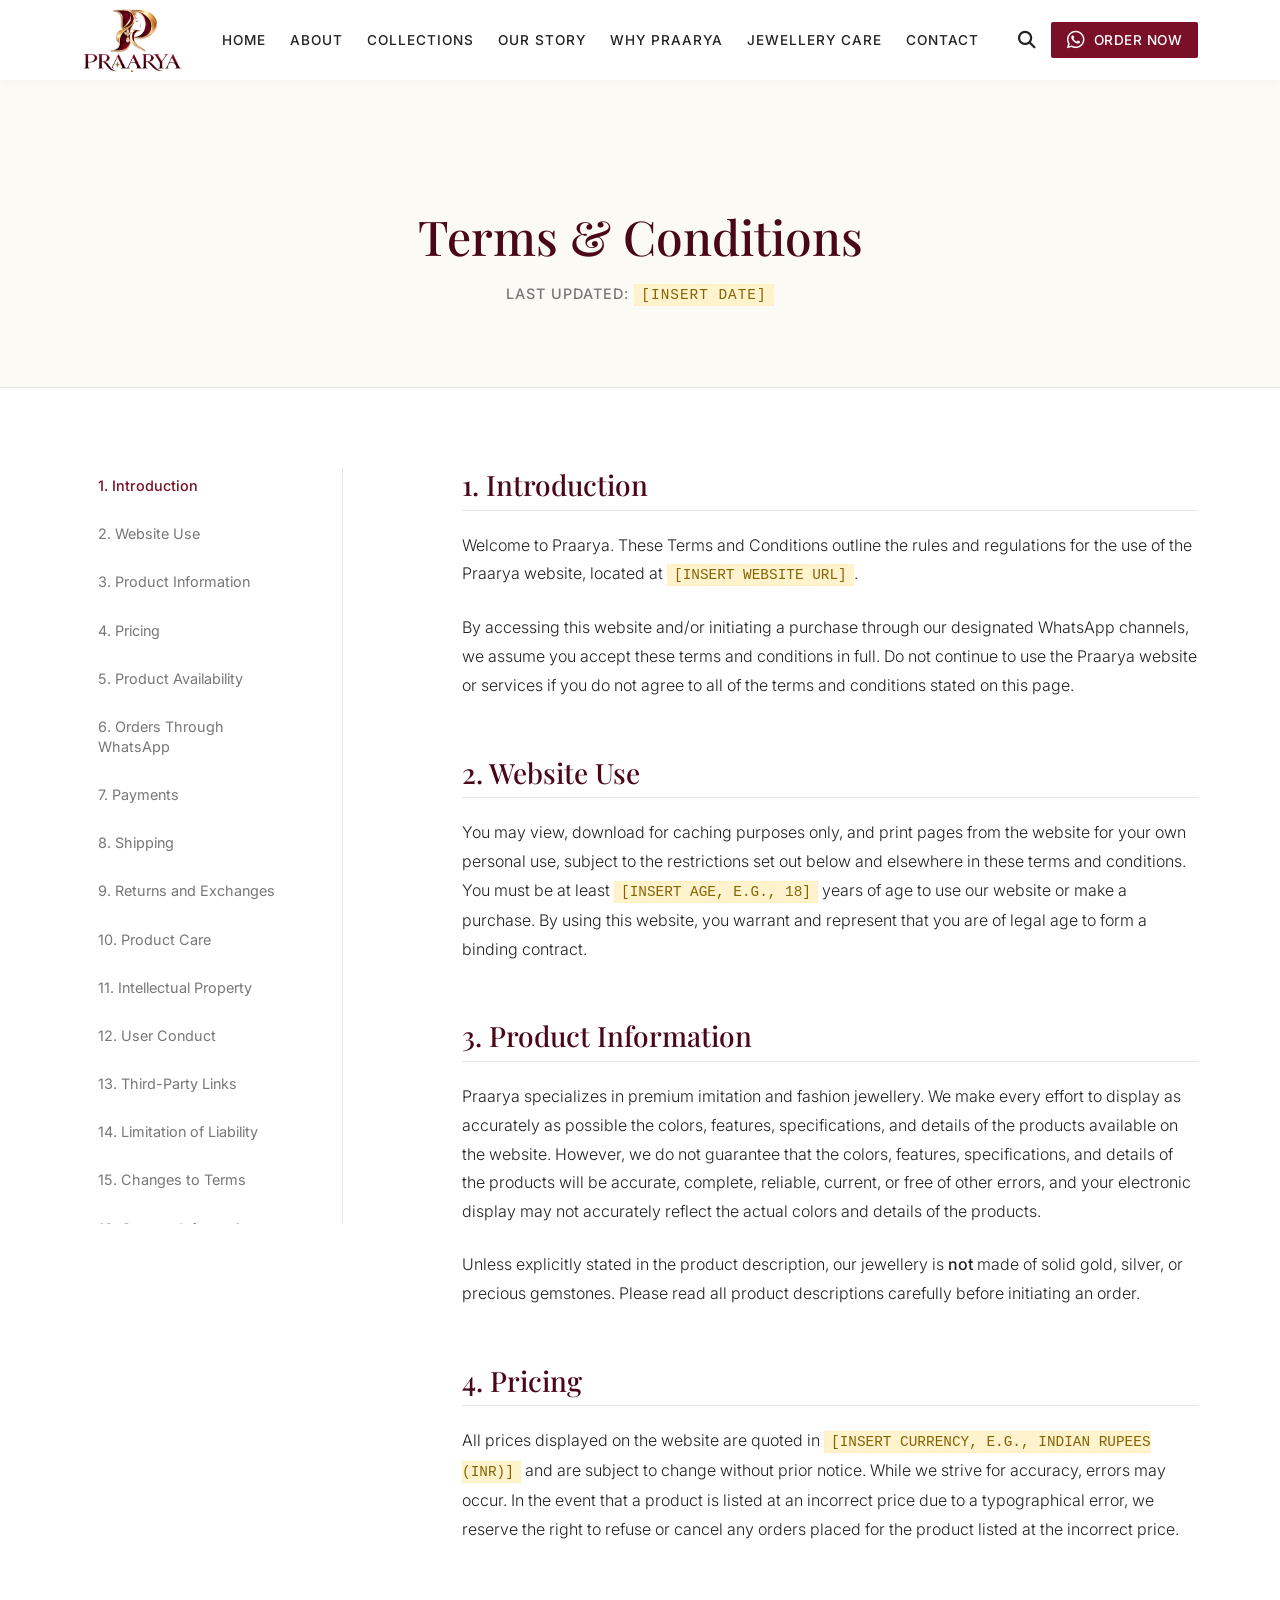
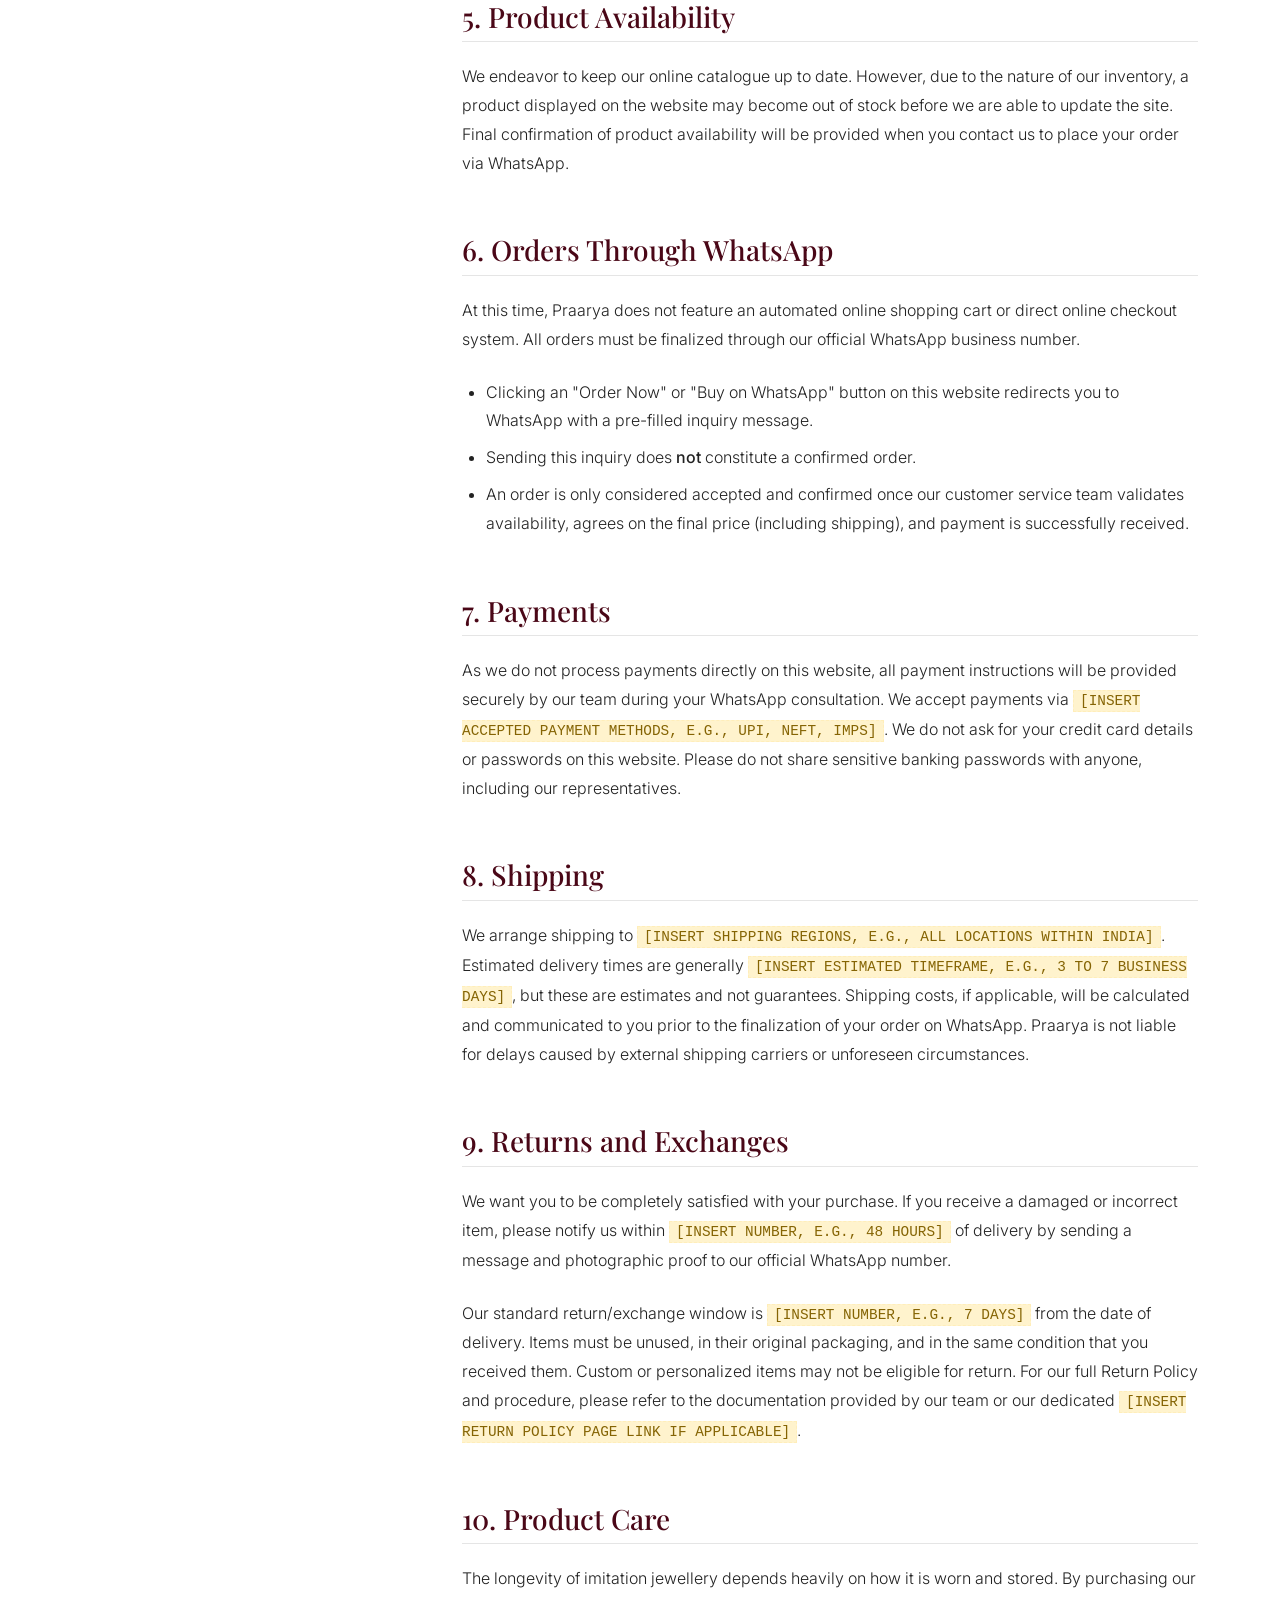
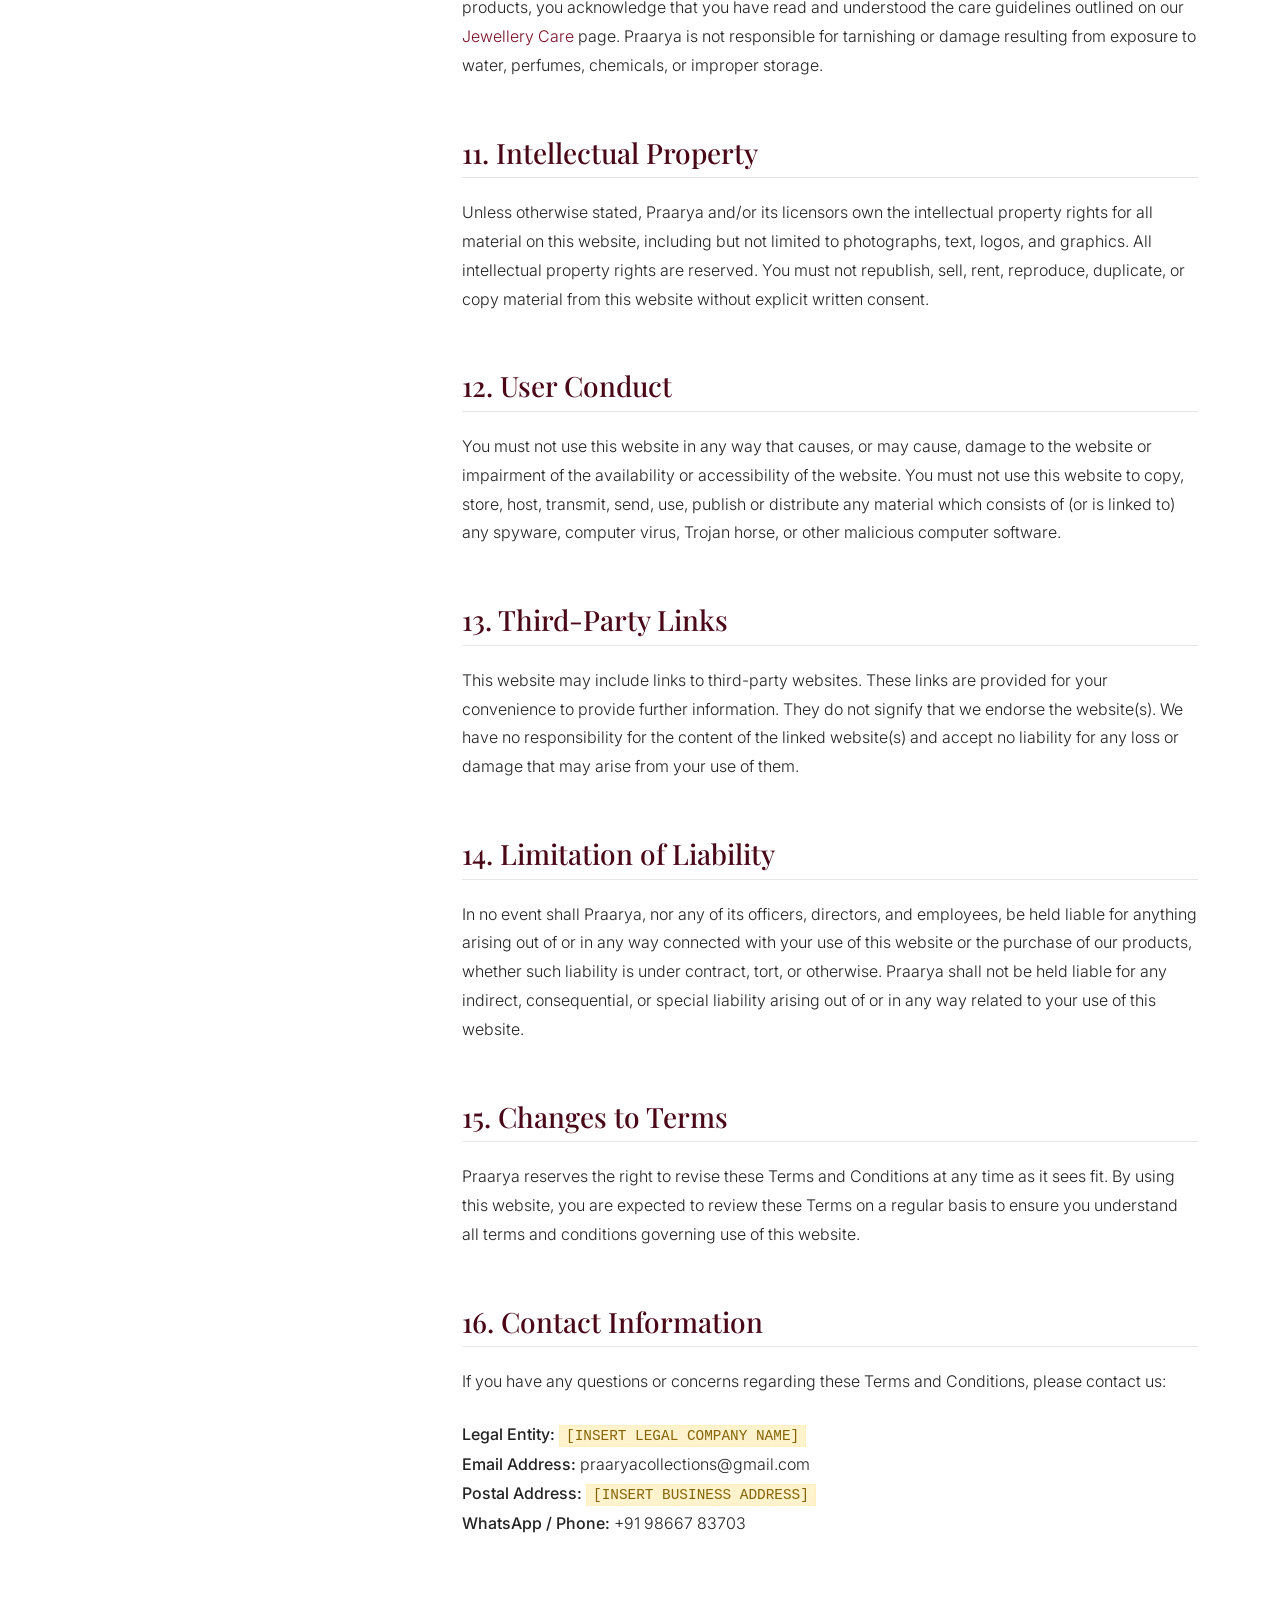
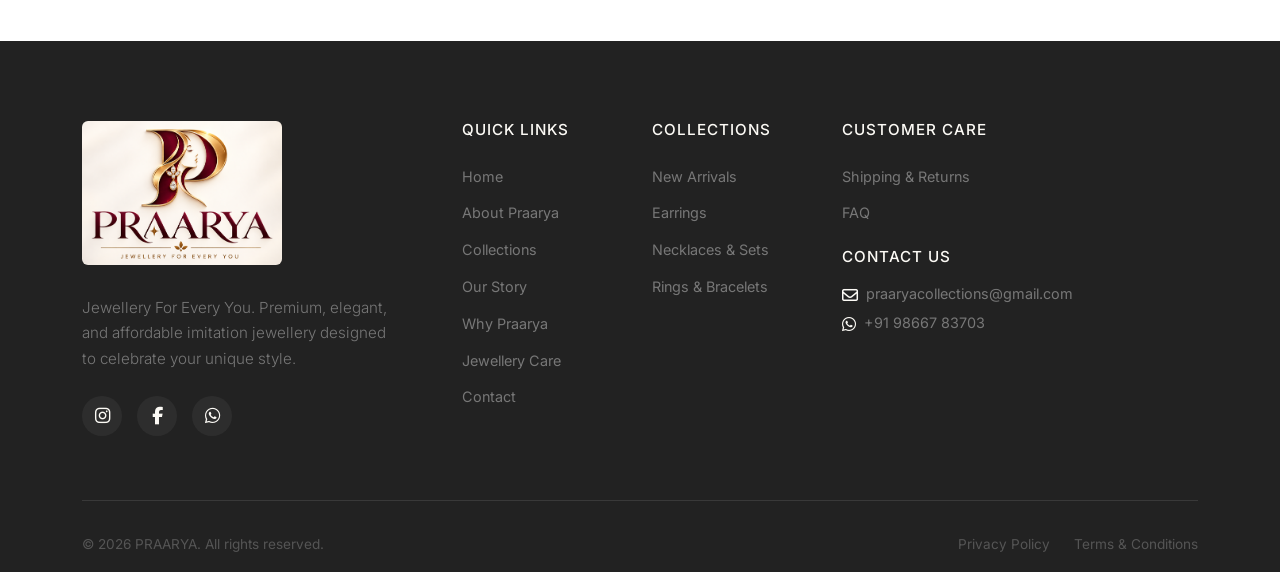
<file: terms.html>
<!DOCTYPE html>
<html lang="en">
<head>
    <meta charset="UTF-8">
    <meta name="viewport" content="width=device-width, initial-scale=1.0">
    <title>Terms & Conditions | PRAARYA | Jewellery For Every You</title>
    <meta name="description" content="Read the Terms and Conditions for Praarya. Understand our policies regarding website use, WhatsApp orders, shipping, and returns.">
    
    <!-- Google Fonts: Playfair Display (Serif) & Inter (Sans-serif) -->
    <link rel="preconnect" href="https://fonts.googleapis.com">
    <link rel="preconnect" href="https://fonts.gstatic.com" crossorigin>
    <link href="https://fonts.googleapis.com/css2?family=Inter:wght@300;400;500;600&family=Playfair+Display:ital,wght@0,400;0,500;0,600;0,700;1,400&display=swap" rel="stylesheet">
    
    <!-- FontAwesome for Icons -->
    <link rel="stylesheet" href="https://cdnjs.cloudflare.com/ajax/libs/font-awesome/6.4.0/css/all.min.css">
    
    <!-- Bootstrap 5.3 CSS -->
    <link href="https://cdn.jsdelivr.net/npm/bootstrap@5.3.2/dist/css/bootstrap.min.css" rel="stylesheet">

    <style>
        :root {
            /* Brand Colors */
            --pr-burgundy: #7A1028;
            --pr-burgundy-dark: #4A0717;
            --pr-gold: #C99A3A;
            --pr-gold-soft: #DDBB6A;
            --pr-ivory: #FCFAF5;
            --pr-white: #FFFFFF;
            --pr-charcoal: #222222;
            --pr-gray: #777777;
            --pr-gray-light: #E5E5E5;

            /* Typography */
            --font-heading: 'Playfair Display', serif;
            --font-body: 'Inter', sans-serif;
            
            /* UI Elements */
            --border-radius: 2px;
            --transition-smooth: all 0.4s cubic-bezier(0.25, 0.8, 0.25, 1);
            
            /* Layout */
            --header-height: 80px;
        }

        body {
            font-family: var(--font-body);
            color: var(--pr-charcoal);
            background-color: var(--pr-white);
            -webkit-font-smoothing: antialiased;
            -moz-osx-font-smoothing: grayscale;
            overflow-x: hidden;
        }

        h1, h2, h3, h4, h5, h6, .font-heading {
            font-family: var(--font-heading);
            color: var(--pr-burgundy-dark);
        }

        p { line-height: 1.7; }

        a {
            color: var(--pr-burgundy);
            text-decoration: none;
            transition: var(--transition-smooth);
        }

        a:hover { color: var(--pr-gold); }

        /* Typography Utilities */
        .text-burgundy { color: var(--pr-burgundy) !important; }
        .text-burgundy-dark { color: var(--pr-burgundy-dark) !important; }
        .text-gold { color: var(--pr-gold) !important; }
        .text-charcoal { color: var(--pr-charcoal) !important; }
        .text-ivory { color: var(--pr-ivory) !important; }
        .text-gray { color: var(--pr-gray) !important; }

        /* Custom Buttons */
        .btn-brand-primary, .btn-brand-outline-light {
            font-family: var(--font-body);
            font-weight: 500;
            letter-spacing: 0.5px;
            text-transform: uppercase;
            font-size: 0.85rem;
            padding: 0.8rem 2.5rem;
            border-radius: var(--border-radius);
            transition: var(--transition-smooth);
            display: inline-flex;
            align-items: center;
            justify-content: center;
        }

        .btn-brand-primary {
            background-color: var(--pr-burgundy);
            color: var(--pr-white);
            border: 1px solid var(--pr-burgundy);
        }

        .btn-brand-primary:hover {
            background-color: var(--pr-burgundy-dark);
            border-color: var(--pr-burgundy-dark);
            color: var(--pr-white);
        }

        /* Header / Navbar */
        .navbar {
            background-color: var(--pr-white);
            box-shadow: 0 2px 10px rgba(0,0,0,0.03);
            padding: 0.5rem 0;
            transition: var(--transition-smooth);
            height: var(--header-height);
        }
        
        .navbar.scrolled {
            box-shadow: 0 4px 20px rgba(0,0,0,0.08);
        }

        .navbar-brand-logo {
            font-family: var(--font-heading);
            font-size: 2rem;
            font-weight: 700;
            color: var(--pr-burgundy-dark);
            letter-spacing: 3px;
            text-transform: uppercase;
            line-height: 1;
        }
        
        @media (max-width: 991px) {
            .navbar-brand-logo {
                font-size: 1.5rem;
                position: absolute;
                left: 50%;
                transform: translateX(-50%);
            }
        }

        .navbar-nav .nav-link {
            color: var(--pr-charcoal);
            font-weight: 500;
            font-size: 0.85rem;
            text-transform: uppercase;
            letter-spacing: 1px;
            margin: 0 12px;
            position: relative;
            padding: 0.5rem 0 !important;
        }

        .navbar-nav .nav-link:hover, .navbar-nav .nav-link.active {
            color: var(--pr-burgundy);
        }

        .header-actions { display: flex; align-items: center; gap: 15px; }

        .header-actions .icon-btn {
            background: none;
            border: none;
            color: var(--pr-charcoal);
            font-size: 1.1rem;
            transition: var(--transition-smooth);
            padding: 0;
        }

        .header-whatsapp-btn { display: none; }
        
        @media (min-width: 992px) {
            .header-whatsapp-btn {
                display: flex;
                align-items: center;
                gap: 8px;
                background-color: var(--pr-burgundy);
                color: white;
                padding: 8px 16px;
                border-radius: var(--border-radius);
                font-size: 0.85rem;
                font-weight: 500;
                text-transform: uppercase;
                letter-spacing: 0.5px;
            }
            .header-whatsapp-btn:hover { background-color: var(--pr-burgundy-dark); color: white; }
        }

        /* Mobile Offcanvas Menu */
        .offcanvas-start { width: 320px; }
        .offcanvas-header { padding: 1.5rem; }
        .offcanvas-title { font-size: 1.5rem; letter-spacing: 2px; }
        .offcanvas-body .nav-link {
            padding: 1rem 0;
            font-size: 1rem;
            border-bottom: 1px solid var(--pr-gray-light);
            margin: 0;
        }

        /* Legal Page specific styles */
        .legal-header {
            background-color: var(--pr-ivory);
            padding: 8rem 0 4rem;
            margin-top: var(--header-height);
            text-align: center;
            border-bottom: 1px solid var(--pr-gray-light);
        }

        .legal-title {
            font-size: 3rem;
            color: var(--pr-burgundy-dark);
            margin-bottom: 1rem;
        }

        .last-updated {
            font-size: 0.9rem;
            color: var(--pr-gray);
            font-weight: 500;
            text-transform: uppercase;
            letter-spacing: 1px;
        }

        .legal-content-section {
            padding: 5rem 0;
        }

        /* Table of Contents - Desktop Sticky */
        .toc-sidebar {
            position: sticky;
            top: calc(var(--header-height) + 2rem);
            padding-right: 2rem;
            border-right: 1px solid var(--pr-gray-light);
            max-height: calc(100vh - var(--header-height) - 4rem);
            overflow-y: auto;
        }

        .toc-list {
            list-style: none;
            padding: 0;
            margin: 0;
        }

        .toc-list li {
            margin-bottom: 0.75rem;
        }

        .toc-link {
            color: var(--pr-gray);
            font-size: 0.9rem;
            text-decoration: none;
            transition: var(--transition-smooth);
            display: block;
            line-height: 1.4;
        }

        .toc-link:hover, .toc-link.active {
            color: var(--pr-burgundy);
            font-weight: 500;
        }
        
        /* Table of Contents - Mobile Accordion */
        .mobile-toc-accordion {
            display: none;
            margin-bottom: 2rem;
        }

        @media (max-width: 991px) {
            .toc-sidebar { display: none; }
            .mobile-toc-accordion { display: block; }
            .legal-content-section { padding: 3rem 0; }
            .legal-title { font-size: 2.2rem; }
            .legal-header { padding: 5rem 0 3rem; }
        }

        .accordion-button:focus {
            box-shadow: none;
            border-color: rgba(0,0,0,.125);
        }
        .accordion-button:not(.collapsed) {
            color: var(--pr-burgundy-dark);
            background-color: var(--pr-ivory);
            box-shadow: inset 0 -1px 0 rgba(0,0,0,.125);
        }

        /* Legal Document Typography */
        .legal-document h2 {
            font-family: var(--font-heading);
            font-size: 1.75rem;
            color: var(--pr-burgundy-dark);
            margin-top: 3.5rem;
            margin-bottom: 1.25rem;
            padding-bottom: 0.5rem;
            border-bottom: 1px solid var(--pr-gray-light);
        }

        .legal-document h2:first-child { margin-top: 0; }

        .legal-document p {
            color: var(--pr-charcoal);
            font-size: 1rem;
            line-height: 1.8;
            margin-bottom: 1.5rem;
            font-weight: 300;
        }

        .legal-document ul {
            color: var(--pr-charcoal);
            font-size: 1rem;
            line-height: 1.8;
            font-weight: 300;
            margin-bottom: 1.5rem;
            padding-left: 1.5rem;
        }

        .legal-document li { margin-bottom: 0.5rem; }

        .legal-document strong {
            font-weight: 500;
            color: var(--pr-charcoal);
        }

        /* Placeholders */
        .legal-placeholder {
            background-color: #fff3cd;
            color: #856404;
            padding: 2px 6px;
            font-weight: 500;
            font-family: monospace;
            font-size: 0.9rem;
            border: 1px dashed #ffeeba;
        }

        /* Footer */
        .footer {
            background-color: var(--pr-charcoal);
            color: var(--pr-gray-light);
            padding: 5rem 0 2rem 0;
        }

        .footer-logo {
            font-family: var(--font-heading);
            color: var(--pr-ivory);
            font-size: 1.8rem;
            letter-spacing: 2px;
            margin-bottom: 1.5rem;
            display: inline-block;
            text-decoration: none;
        }
        
        .footer-logo:hover { color: var(--pr-gold); }

        .footer-heading {
            color: var(--pr-ivory);
            font-family: var(--font-body);
            font-size: 0.95rem;
            text-transform: uppercase;
            letter-spacing: 1px;
            margin-bottom: 1.5rem;
            font-weight: 500;
        }

        .footer-links { list-style: none; padding: 0; margin: 0; }
        .footer-links li { margin-bottom: 0.8rem; }
        .footer-links a { color: var(--pr-gray); font-size: 0.9rem; text-decoration: none; transition: var(--transition-smooth); }
        .footer-links a:hover { color: var(--pr-ivory); }

        .social-icons { display: flex; gap: 15px; margin-top: 1.5rem; }
        .social-icons a {
            display: flex; align-items: center; justify-content: center;
            width: 40px; height: 40px; border-radius: 50%;
            background-color: rgba(255,255,255,0.05); color: var(--pr-ivory);
            transition: var(--transition-smooth); font-size: 1.1rem;
        }
        .social-icons a:hover { background-color: var(--pr-burgundy); color: var(--pr-white); transform: translateY(-3px); }

        .footer-bottom {
            border-top: 1px solid rgba(255,255,255,0.1);
            margin-top: 4rem; padding-top: 2rem; font-size: 0.85rem; color: #555;
        }
        .footer-bottom a { color: #555; text-decoration: none; }
        .footer-bottom a:hover { color: var(--pr-ivory); }

    </style>
    <link rel="icon" type="image/png" href="assets/images/favicon.png">
    <link rel="apple-touch-icon" href="assets/images/favicon.png">
    <link rel="stylesheet" href="assets/css/praarya-brand.css">
</head>
<body data-bs-spy="scroll" data-bs-target="#desktop-toc" data-bs-smooth-scroll="true" tabindex="0">

    <!-- Main Navigation -->
    <nav class="navbar navbar-expand-lg fixed-top" id="mainNav">
        <div class="container">
            <!-- Mobile Menu Toggle -->
            <button class="navbar-toggler border-0 px-0 d-lg-none" type="button" data-bs-toggle="offcanvas" data-bs-target="#offcanvasNavbar">
                <i class="fa-solid fa-bars fs-3 text-charcoal"></i>
            </button>

            <!-- Brand Logo -->
            <a class="navbar-brand navbar-brand-logo mx-auto mx-lg-0" href="./"><img src="assets/images/praarya-logo-header.png" alt="PRAARYA" width="101" height="64"></a>

            <!-- Desktop Menu -->
            <div class="collapse navbar-collapse justify-content-center d-none d-lg-flex">
                <ul class="navbar-nav">
                    <li class="nav-item"><a class="nav-link" href="./">Home</a></li>
                    <li class="nav-item"><a class="nav-link" href="about">About</a></li>
                    <li class="nav-item"><a class="nav-link" href="collections">Collections</a></li>
                    <li class="nav-item"><a class="nav-link" href="story">Our Story</a></li>
                    <li class="nav-item"><a class="nav-link" href="why">Why Praarya</a></li>
                    <li class="nav-item"><a class="nav-link" href="care">Jewellery Care</a></li>
                    <li class="nav-item"><a class="nav-link" href="contact">Contact</a></li>
                </ul>
            </div>

            <!-- Header Actions -->
            <div class="header-actions">
                <button class="icon-btn" aria-label="Search"><i class="fa-solid fa-magnifying-glass"></i></button>
                <a href="https://wa.me/919866783703" class="header-whatsapp-btn" target="_blank">
                    <i class="fa-brands fa-whatsapp fs-5"></i><span>Order Now</span>
                </a>
            </div>
        </div>
    </nav>

    <!-- Mobile Offcanvas Menu -->
    <div class="offcanvas offcanvas-start" tabindex="-1" id="offcanvasNavbar">
        <div class="offcanvas-header border-bottom">
            <h5 class="offcanvas-title font-heading text-burgundy-dark"><img src="assets/images/praarya-logo-header.png" alt="PRAARYA" width="82" height="52"></h5>
            <button type="button" class="btn-close" data-bs-dismiss="offcanvas"></button>
        </div>
        <div class="offcanvas-body px-0 py-2">
            <ul class="navbar-nav w-100 px-4">
                <li class="nav-item"><a class="nav-link" href="./">Home</a></li>
                <li class="nav-item"><a class="nav-link" href="about">About</a></li>
                <li class="nav-item"><a class="nav-link" href="collections">Collections</a></li>
                <li class="nav-item"><a class="nav-link" href="story">Our Story</a></li>
                <li class="nav-item"><a class="nav-link" href="why">Why Praarya</a></li>
                <li class="nav-item"><a class="nav-link" href="care">Jewellery Care</a></li>
                <li class="nav-item"><a class="nav-link" href="contact">Contact</a></li>
            </ul>
        </div>
    </div>

    <!-- Legal Header -->
    <header class="legal-header">
        <div class="container">
            <h1 class="legal-title font-heading">Terms & Conditions</h1>
            <p class="last-updated">Last Updated: <span class="legal-placeholder">[INSERT DATE]</span></p>
        </div>
    </header>

    <!-- Legal Content -->
    <section class="legal-content-section">
        <div class="container">
            <div class="row">
                
                <!-- Desktop Sidebar (TOC) -->
                <div class="col-lg-3 d-none d-lg-block">
                    <nav id="desktop-toc" class="toc-sidebar">
                        <ul class="toc-list nav flex-column">
                            <li class="nav-item"><a class="nav-link toc-link" href="#section-1">1. Introduction</a></li>
                            <li class="nav-item"><a class="nav-link toc-link" href="#section-2">2. Website Use</a></li>
                            <li class="nav-item"><a class="nav-link toc-link" href="#section-3">3. Product Information</a></li>
                            <li class="nav-item"><a class="nav-link toc-link" href="#section-4">4. Pricing</a></li>
                            <li class="nav-item"><a class="nav-link toc-link" href="#section-5">5. Product Availability</a></li>
                            <li class="nav-item"><a class="nav-link toc-link" href="#section-6">6. Orders Through WhatsApp</a></li>
                            <li class="nav-item"><a class="nav-link toc-link" href="#section-7">7. Payments</a></li>
                            <li class="nav-item"><a class="nav-link toc-link" href="#section-8">8. Shipping</a></li>
                            <li class="nav-item"><a class="nav-link toc-link" href="#section-9">9. Returns and Exchanges</a></li>
                            <li class="nav-item"><a class="nav-link toc-link" href="#section-10">10. Product Care</a></li>
                            <li class="nav-item"><a class="nav-link toc-link" href="#section-11">11. Intellectual Property</a></li>
                            <li class="nav-item"><a class="nav-link toc-link" href="#section-12">12. User Conduct</a></li>
                            <li class="nav-item"><a class="nav-link toc-link" href="#section-13">13. Third-Party Links</a></li>
                            <li class="nav-item"><a class="nav-link toc-link" href="#section-14">14. Limitation of Liability</a></li>
                            <li class="nav-item"><a class="nav-link toc-link" href="#section-15">15. Changes to Terms</a></li>
                            <li class="nav-item"><a class="nav-link toc-link" href="#section-16">16. Contact Information</a></li>
                        </ul>
                    </nav>
                </div>

                <!-- Main Content -->
                <div class="col-lg-8 offset-lg-1">
                    
                    <!-- Mobile TOC Accordion -->
                    <div class="accordion mobile-toc-accordion" id="mobileTocAccordion">
                        <div class="accordion-item">
                            <h2 class="accordion-header">
                                <button class="accordion-button collapsed font-heading text-burgundy-dark" type="button" data-bs-toggle="collapse" data-bs-target="#collapseToc">
                                    Table of Contents
                                </button>
                            </h2>
                            <div id="collapseToc" class="accordion-collapse collapse" data-bs-parent="#mobileTocAccordion">
                                <div class="accordion-body p-0">
                                    <ul class="list-group list-group-flush">
                                        <a href="#section-1" class="list-group-item list-group-item-action border-0 text-gray mobile-toc-link">1. Introduction</a>
                                        <a href="#section-2" class="list-group-item list-group-item-action border-0 text-gray mobile-toc-link">2. Website Use</a>
                                        <a href="#section-3" class="list-group-item list-group-item-action border-0 text-gray mobile-toc-link">3. Product Information</a>
                                        <a href="#section-4" class="list-group-item list-group-item-action border-0 text-gray mobile-toc-link">4. Pricing</a>
                                        <a href="#section-5" class="list-group-item list-group-item-action border-0 text-gray mobile-toc-link">5. Product Availability</a>
                                        <a href="#section-6" class="list-group-item list-group-item-action border-0 text-gray mobile-toc-link">6. Orders Through WhatsApp</a>
                                        <a href="#section-7" class="list-group-item list-group-item-action border-0 text-gray mobile-toc-link">7. Payments</a>
                                        <a href="#section-8" class="list-group-item list-group-item-action border-0 text-gray mobile-toc-link">8. Shipping</a>
                                        <a href="#section-9" class="list-group-item list-group-item-action border-0 text-gray mobile-toc-link">9. Returns and Exchanges</a>
                                        <a href="#section-10" class="list-group-item list-group-item-action border-0 text-gray mobile-toc-link">10. Product Care</a>
                                        <a href="#section-11" class="list-group-item list-group-item-action border-0 text-gray mobile-toc-link">11. Intellectual Property</a>
                                        <a href="#section-12" class="list-group-item list-group-item-action border-0 text-gray mobile-toc-link">12. User Conduct</a>
                                        <a href="#section-13" class="list-group-item list-group-item-action border-0 text-gray mobile-toc-link">13. Third-Party Links</a>
                                        <a href="#section-14" class="list-group-item list-group-item-action border-0 text-gray mobile-toc-link">14. Limitation of Liability</a>
                                        <a href="#section-15" class="list-group-item list-group-item-action border-0 text-gray mobile-toc-link">15. Changes to Terms</a>
                                        <a href="#section-16" class="list-group-item list-group-item-action border-0 text-gray mobile-toc-link">16. Contact Information</a>
                                    </ul>
                                </div>
                            </div>
                        </div>
                    </div>

                    <div class="legal-document">
                        
                        <h2 id="section-1">1. Introduction</h2>
                        <p>Welcome to Praarya. These Terms and Conditions outline the rules and regulations for the use of the Praarya website, located at <span class="legal-placeholder">[INSERT WEBSITE URL]</span>.</p>
                        <p>By accessing this website and/or initiating a purchase through our designated WhatsApp channels, we assume you accept these terms and conditions in full. Do not continue to use the Praarya website or services if you do not agree to all of the terms and conditions stated on this page.</p>

                        <h2 id="section-2">2. Website Use</h2>
                        <p>You may view, download for caching purposes only, and print pages from the website for your own personal use, subject to the restrictions set out below and elsewhere in these terms and conditions. You must be at least <span class="legal-placeholder">[INSERT AGE, E.G., 18]</span> years of age to use our website or make a purchase. By using this website, you warrant and represent that you are of legal age to form a binding contract.</p>

                        <h2 id="section-3">3. Product Information</h2>
                        <p>Praarya specializes in premium imitation and fashion jewellery. We make every effort to display as accurately as possible the colors, features, specifications, and details of the products available on the website. However, we do not guarantee that the colors, features, specifications, and details of the products will be accurate, complete, reliable, current, or free of other errors, and your electronic display may not accurately reflect the actual colors and details of the products.</p>
                        <p>Unless explicitly stated in the product description, our jewellery is <strong>not</strong> made of solid gold, silver, or precious gemstones. Please read all product descriptions carefully before initiating an order.</p>

                        <h2 id="section-4">4. Pricing</h2>
                        <p>All prices displayed on the website are quoted in <span class="legal-placeholder">[INSERT CURRENCY, E.G., INDIAN RUPEES (INR)]</span> and are subject to change without prior notice. While we strive for accuracy, errors may occur. In the event that a product is listed at an incorrect price due to a typographical error, we reserve the right to refuse or cancel any orders placed for the product listed at the incorrect price.</p>

                        <h2 id="section-5">5. Product Availability</h2>
                        <p>We endeavor to keep our online catalogue up to date. However, due to the nature of our inventory, a product displayed on the website may become out of stock before we are able to update the site. Final confirmation of product availability will be provided when you contact us to place your order via WhatsApp.</p>

                        <h2 id="section-6">6. Orders Through WhatsApp</h2>
                        <p>At this time, Praarya does not feature an automated online shopping cart or direct online checkout system. All orders must be finalized through our official WhatsApp business number.</p>
                        <ul>
                            <li>Clicking an "Order Now" or "Buy on WhatsApp" button on this website redirects you to WhatsApp with a pre-filled inquiry message.</li>
                            <li>Sending this inquiry does <strong>not</strong> constitute a confirmed order.</li>
                            <li>An order is only considered accepted and confirmed once our customer service team validates availability, agrees on the final price (including shipping), and payment is successfully received.</li>
                        </ul>

                        <h2 id="section-7">7. Payments</h2>
                        <p>As we do not process payments directly on this website, all payment instructions will be provided securely by our team during your WhatsApp consultation. We accept payments via <span class="legal-placeholder">[INSERT ACCEPTED PAYMENT METHODS, E.G., UPI, NEFT, IMPS]</span>. We do not ask for your credit card details or passwords on this website. Please do not share sensitive banking passwords with anyone, including our representatives.</p>

                        <h2 id="section-8">8. Shipping</h2>
                        <p>We arrange shipping to <span class="legal-placeholder">[INSERT SHIPPING REGIONS, E.G., ALL LOCATIONS WITHIN INDIA]</span>. Estimated delivery times are generally <span class="legal-placeholder">[INSERT ESTIMATED TIMEFRAME, E.G., 3 TO 7 BUSINESS DAYS]</span>, but these are estimates and not guarantees. Shipping costs, if applicable, will be calculated and communicated to you prior to the finalization of your order on WhatsApp. Praarya is not liable for delays caused by external shipping carriers or unforeseen circumstances.</p>

                        <h2 id="section-9">9. Returns and Exchanges</h2>
                        <p>We want you to be completely satisfied with your purchase. If you receive a damaged or incorrect item, please notify us within <span class="legal-placeholder">[INSERT NUMBER, E.G., 48 HOURS]</span> of delivery by sending a message and photographic proof to our official WhatsApp number.</p>
                        <p>Our standard return/exchange window is <span class="legal-placeholder">[INSERT NUMBER, E.G., 7 DAYS]</span> from the date of delivery. Items must be unused, in their original packaging, and in the same condition that you received them. Custom or personalized items may not be eligible for return. For our full Return Policy and procedure, please refer to the documentation provided by our team or our dedicated <span class="legal-placeholder">[INSERT RETURN POLICY PAGE LINK IF APPLICABLE]</span>.</p>

                        <h2 id="section-10">10. Product Care</h2>
                        <p>The longevity of imitation jewellery depends heavily on how it is worn and stored. By purchasing our products, you acknowledge that you have read and understood the care guidelines outlined on our <a href="care">Jewellery Care</a> page. Praarya is not responsible for tarnishing or damage resulting from exposure to water, perfumes, chemicals, or improper storage.</p>

                        <h2 id="section-11">11. Intellectual Property</h2>
                        <p>Unless otherwise stated, Praarya and/or its licensors own the intellectual property rights for all material on this website, including but not limited to photographs, text, logos, and graphics. All intellectual property rights are reserved. You must not republish, sell, rent, reproduce, duplicate, or copy material from this website without explicit written consent.</p>

                        <h2 id="section-12">12. User Conduct</h2>
                        <p>You must not use this website in any way that causes, or may cause, damage to the website or impairment of the availability or accessibility of the website. You must not use this website to copy, store, host, transmit, send, use, publish or distribute any material which consists of (or is linked to) any spyware, computer virus, Trojan horse, or other malicious computer software.</p>

                        <h2 id="section-13">13. Third-Party Links</h2>
                        <p>This website may include links to third-party websites. These links are provided for your convenience to provide further information. They do not signify that we endorse the website(s). We have no responsibility for the content of the linked website(s) and accept no liability for any loss or damage that may arise from your use of them.</p>

                        <h2 id="section-14">14. Limitation of Liability</h2>
                        <p>In no event shall Praarya, nor any of its officers, directors, and employees, be held liable for anything arising out of or in any way connected with your use of this website or the purchase of our products, whether such liability is under contract, tort, or otherwise. Praarya shall not be held liable for any indirect, consequential, or special liability arising out of or in any way related to your use of this website.</p>

                        <h2 id="section-15">15. Changes to Terms</h2>
                        <p>Praarya reserves the right to revise these Terms and Conditions at any time as it sees fit. By using this website, you are expected to review these Terms on a regular basis to ensure you understand all terms and conditions governing use of this website.</p>

                        <h2 id="section-16">16. Contact Information</h2>
                        <p>If you have any questions or concerns regarding these Terms and Conditions, please contact us:</p>
                        <p>
                            <strong>Legal Entity:</strong> <span class="legal-placeholder">[INSERT LEGAL COMPANY NAME]</span><br>
                            <strong>Email Address:</strong> <a href="mailto:praaryacollections@gmail.com" style="color: inherit;">praaryacollections@gmail.com</a><br>
                            <strong>Postal Address:</strong> <span class="legal-placeholder">[INSERT BUSINESS ADDRESS]</span><br>
                            <strong>WhatsApp / Phone:</strong> <a href="https://wa.me/919866783703" target="_blank" style="color: inherit;">+91 98667 83703</a>
                        </p>

                    </div>
                </div>
            </div>
        </div>
    </section>

    <!-- Footer -->
    <footer class="footer">
        <div class="container">
            <div class="row gy-5">
                <div class="col-lg-4 col-md-12 pe-lg-5">
                    <a href="./" class="footer-logo"><img src="assets/images/praarya-logo-footer.png" alt="PRAARYA - Jewellery For Every You" width="200" height="143" loading="lazy"></a>
                    <p class="mb-4 text-gray" style="font-size: 0.95rem; font-weight: 300;">Jewellery For Every You. Premium, elegant, and affordable imitation jewellery designed to celebrate your unique style.</p>
                    <div class="social-icons">
                        <a href="https://www.instagram.com/praarya_collections/" aria-label="Instagram" target="_blank"><i class="fa-brands fa-instagram"></i></a>
                        <a href="#" aria-label="Facebook"><i class="fa-brands fa-facebook-f"></i></a>
                        <a href="https://wa.me/919866783703" aria-label="WhatsApp" target="_blank"><i class="fa-brands fa-whatsapp"></i></a>
                    </div>
                </div>
                
                <div class="col-lg-2 col-md-4 col-6">
                    <h4 class="footer-heading">Quick Links</h4>
                    <ul class="footer-links">
                        <li><a href="./">Home</a></li>
                        <li><a href="about">About Praarya</a></li>
                        <li><a href="collections">Collections</a></li>
                        <li><a href="story">Our Story</a></li>
                        <li><a href="why">Why Praarya</a></li>
                        <li><a href="care">Jewellery Care</a></li>
                        <li><a href="contact">Contact</a></li>
                    </ul>
                </div>
                
                <div class="col-lg-2 col-md-4 col-6">
                    <h4 class="footer-heading">Collections</h4>
                    <ul class="footer-links">
                        <li><a href="collections">New Arrivals</a></li>
                        <li><a href="collections">Earrings</a></li>
                        <li><a href="collections">Necklaces & Sets</a></li>
                        <li><a href="collections">Rings & Bracelets</a></li>
                    </ul>
                </div>
                
                <div class="col-lg-4 col-md-4 col-12">
                    <h4 class="footer-heading">Customer Care</h4>
                    <ul class="footer-links mb-4">
                        <li><a href="terms#section-8">Shipping & Returns</a></li>
                        <li><a href="care#careFaqAccordion">FAQ</a></li>
                    </ul>
                    <h4 class="footer-heading mb-3">Contact Us</h4>
                    <ul class="footer-links">
                        <li class="d-flex align-items-start text-gray mb-2">
                            <i class="fa-regular fa-envelope mt-1 me-2 text-ivory"></i>
                            <a href="mailto:praaryacollections@gmail.com" style="color: inherit;">praaryacollections@gmail.com</a>
                        </li>
                        <li class="d-flex align-items-start text-gray">
                            <i class="fa-brands fa-whatsapp mt-1 me-2 text-ivory"></i>
                            <a href="https://wa.me/919866783703" target="_blank" style="color: inherit;">+91 98667 83703</a>
                        </li>
                    </ul>
                </div>
            </div>
            
            <div class="footer-bottom d-flex flex-column flex-md-row justify-content-between align-items-center">
                <p class="mb-3 mb-md-0">&copy; 2026 PRAARYA. All rights reserved.</p>
                <div class="d-flex gap-4">
                    <a href="privacy">Privacy Policy</a>
                    <a href="terms">Terms & Conditions</a>
                </div>
            </div>
        </div>
    </footer>

    <!-- Bootstrap JS Bundle -->
    <script src="https://cdn.jsdelivr.net/npm/bootstrap@5.3.2/dist/js/bootstrap.bundle.min.js"></script>

    <!-- Custom Logic -->
    <script>
        document.addEventListener('DOMContentLoaded', () => {
            // Sticky Navbar Shadow on Scroll
            const navbar = document.getElementById('mainNav');
            window.addEventListener('scroll', () => {
                if (window.scrollY > 50) {
                    navbar.classList.add('scrolled');
                } else {
                    navbar.classList.remove('scrolled');
                }
            });

            // Smooth scrolling for anchor links (offset for sticky header)
            document.querySelectorAll('a.toc-link, a.mobile-toc-link').forEach(anchor => {
                anchor.addEventListener('click', function (e) {
                    e.preventDefault();
                    
                    const targetId = this.getAttribute('href');
                    const targetElement = document.querySelector(targetId);
                    
                    if (targetElement) {
                        // Close mobile TOC accordion if open
                        const mobileAccordion = document.getElementById('collapseToc');
                        if (mobileAccordion.classList.contains('show')) {
                            const bsCollapse = bootstrap.Collapse.getInstance(mobileAccordion);
                            bsCollapse.hide();
                        }

                        const headerOffset = 100; // Account for fixed header + padding
                        const elementPosition = targetElement.getBoundingClientRect().top;
                        const offsetPosition = elementPosition + window.pageYOffset - headerOffset;
                    
                        window.scrollTo({
                            top: offsetPosition,
                            behavior: "smooth"
                        });
                    }
                });
            });
        });
    </script>
</body>
</html>
</file>
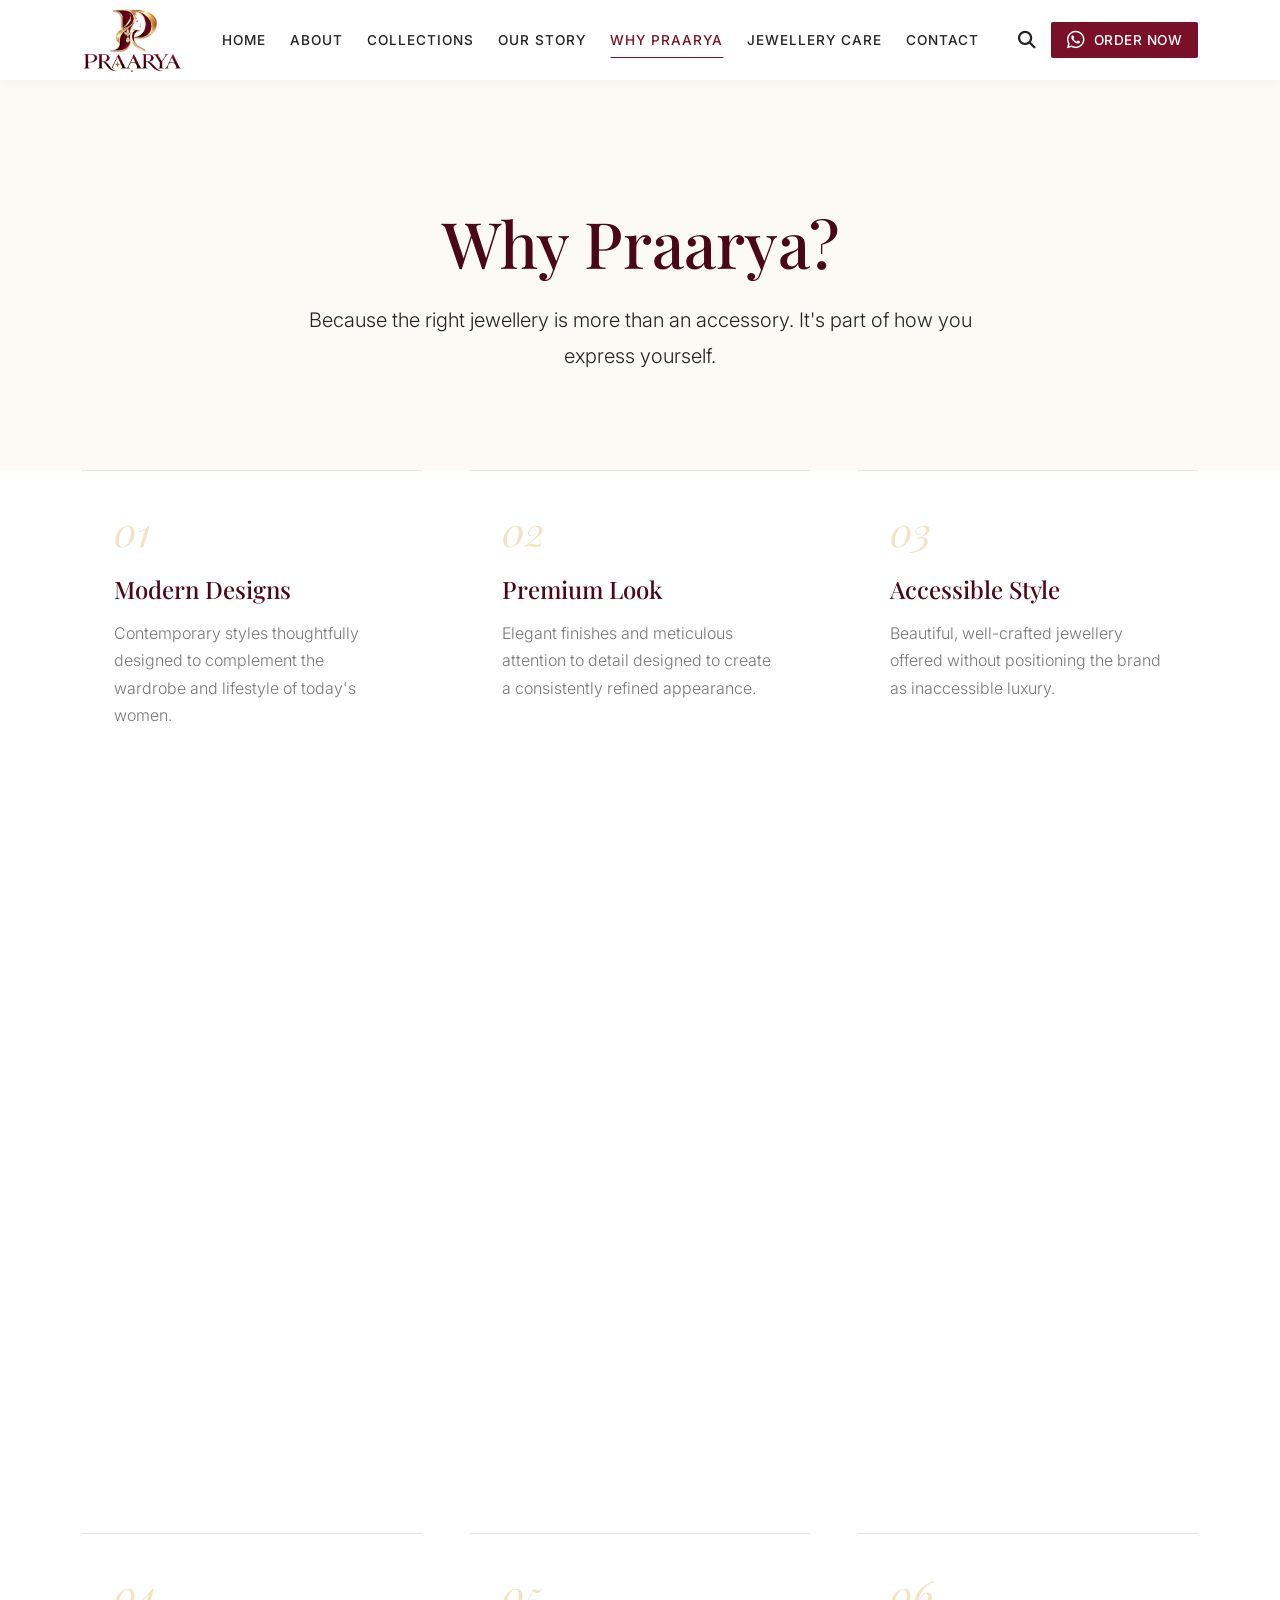
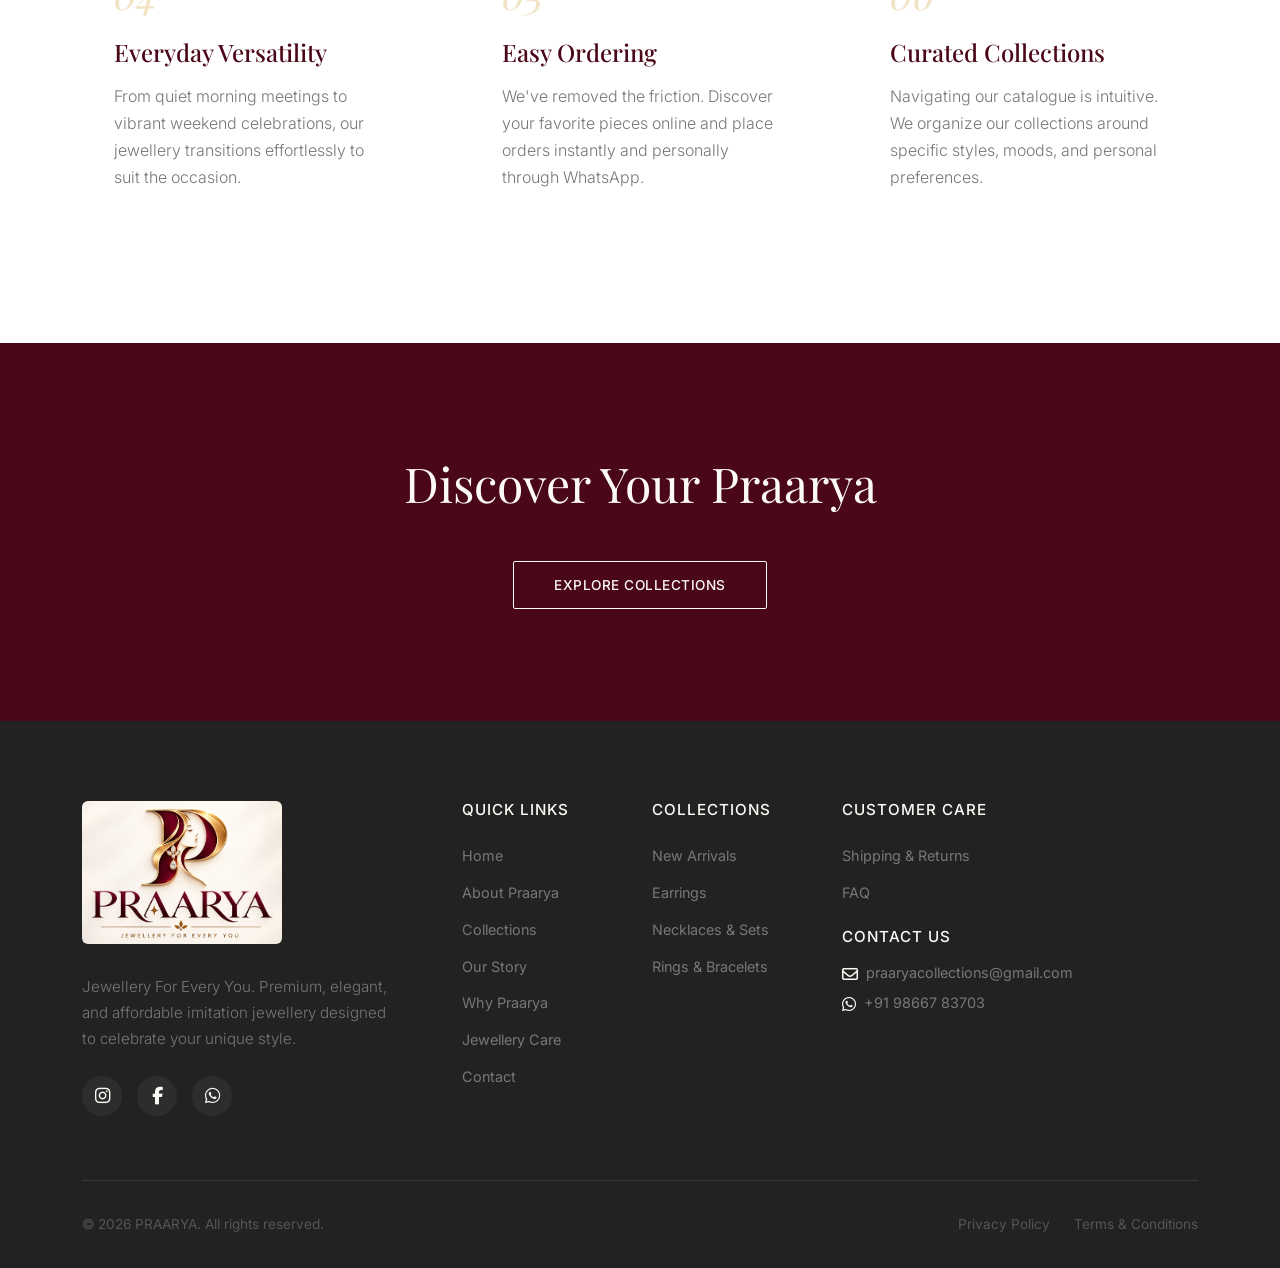
<file: why.html>
<!DOCTYPE html>
<html lang="en">
<head>
    <meta charset="UTF-8">
    <meta name="viewport" content="width=device-width, initial-scale=1.0">
    <title>Why Praarya | PRAARYA | Jewellery For Every You</title>
    <meta name="description" content="Discover why Praarya is the perfect choice for modern, accessible, and elegantly designed imitation jewellery that fits your everyday life.">
    
    <!-- Google Fonts: Playfair Display (Serif) & Inter (Sans-serif) -->
    <link rel="preconnect" href="https://fonts.googleapis.com">
    <link rel="preconnect" href="https://fonts.gstatic.com" crossorigin>
    <link href="https://fonts.googleapis.com/css2?family=Inter:wght@300;400;500;600&family=Playfair+Display:ital,wght@0,400;0,500;0,600;0,700;1,400&display=swap" rel="stylesheet">
    
    <!-- FontAwesome for Icons -->
    <link rel="stylesheet" href="https://cdnjs.cloudflare.com/ajax/libs/font-awesome/6.4.0/css/all.min.css">
    
    <!-- Bootstrap 5.3 CSS -->
    <link href="https://cdn.jsdelivr.net/npm/bootstrap@5.3.2/dist/css/bootstrap.min.css" rel="stylesheet">

    <style>
        :root {
            /* Brand Colors */
            --pr-burgundy: #7A1028;
            --pr-burgundy-dark: #4A0717;
            --pr-gold: #C99A3A;
            --pr-gold-soft: #DDBB6A;
            --pr-ivory: #FCFAF5;
            --pr-white: #FFFFFF;
            --pr-charcoal: #222222;
            --pr-gray: #777777;
            --pr-gray-light: #E5E5E5;

            /* Typography */
            --font-heading: 'Playfair Display', serif;
            --font-body: 'Inter', sans-serif;
            
            /* UI Elements */
            --border-radius: 2px;
            --transition-smooth: all 0.4s cubic-bezier(0.25, 0.8, 0.25, 1);
            
            /* Layout */
            --header-height: 80px;
        }

        body {
            font-family: var(--font-body);
            color: var(--pr-charcoal);
            background-color: var(--pr-white);
            -webkit-font-smoothing: antialiased;
            -moz-osx-font-smoothing: grayscale;
            overflow-x: hidden;
        }

        h1, h2, h3, h4, h5, h6, .font-heading {
            font-family: var(--font-heading);
            color: var(--pr-burgundy-dark);
        }

        p {
            line-height: 1.7;
        }

        a {
            color: var(--pr-burgundy);
            text-decoration: none;
            transition: var(--transition-smooth);
        }

        a:hover {
            color: var(--pr-gold);
        }

        /* Typography Utilities */
        .text-burgundy { color: var(--pr-burgundy) !important; }
        .text-burgundy-dark { color: var(--pr-burgundy-dark) !important; }
        .text-gold { color: var(--pr-gold) !important; }
        .text-charcoal { color: var(--pr-charcoal) !important; }
        .text-ivory { color: var(--pr-ivory) !important; }
        .text-gray { color: var(--pr-gray) !important; }
        
        .bg-burgundy { background-color: var(--pr-burgundy) !important; }
        .bg-burgundy-dark { background-color: var(--pr-burgundy-dark) !important; }
        .bg-ivory { background-color: var(--pr-ivory) !important; }

        /* Custom Buttons */
        .btn-brand-primary, .btn-brand-outline-light {
            font-family: var(--font-body);
            font-weight: 500;
            letter-spacing: 0.5px;
            text-transform: uppercase;
            font-size: 0.85rem;
            padding: 0.8rem 2.5rem;
            border-radius: var(--border-radius);
            transition: var(--transition-smooth);
            display: inline-flex;
            align-items: center;
            justify-content: center;
        }

        .btn-brand-primary {
            background-color: var(--pr-burgundy);
            color: var(--pr-white);
            border: 1px solid var(--pr-burgundy);
        }

        .btn-brand-primary:hover {
            background-color: var(--pr-burgundy-dark);
            border-color: var(--pr-burgundy-dark);
            color: var(--pr-white);
        }

        .btn-brand-outline-light {
            background-color: transparent;
            color: var(--pr-ivory);
            border: 1px solid var(--pr-ivory);
        }

        .btn-brand-outline-light:hover {
            background-color: var(--pr-ivory);
            color: var(--pr-burgundy-dark);
        }

        /* Section Spacing - Premium Whitespace */
        .section-padding {
            padding: 7rem 0;
        }
        @media (max-width: 768px) {
            .section-padding { padding: 4rem 0; }
        }

        /* Header / Navbar */
        .navbar {
            background-color: var(--pr-white);
            box-shadow: 0 2px 10px rgba(0,0,0,0.03);
            padding: 0.5rem 0;
            transition: var(--transition-smooth);
            height: var(--header-height);
        }
        
        .navbar.scrolled {
            box-shadow: 0 4px 20px rgba(0,0,0,0.08);
        }

        .navbar-brand-logo {
            font-family: var(--font-heading);
            font-size: 2rem;
            font-weight: 700;
            color: var(--pr-burgundy-dark);
            letter-spacing: 3px;
            text-transform: uppercase;
            line-height: 1;
        }
        
        @media (max-width: 991px) {
            .navbar-brand-logo {
                font-size: 1.5rem;
                position: absolute;
                left: 50%;
                transform: translateX(-50%);
            }
        }

        .navbar-nav .nav-link {
            color: var(--pr-charcoal);
            font-weight: 500;
            font-size: 0.85rem;
            text-transform: uppercase;
            letter-spacing: 1px;
            margin: 0 12px;
            position: relative;
            padding: 0.5rem 0 !important;
        }

        .navbar-nav .nav-link:hover, .navbar-nav .nav-link.active {
            color: var(--pr-burgundy);
        }
        
        .navbar-nav .nav-link::after {
            content: '';
            position: absolute;
            width: 0;
            height: 1px;
            bottom: 0;
            left: 50%;
            background-color: var(--pr-burgundy);
            transition: var(--transition-smooth);
            transform: translateX(-50%);
        }

        .navbar-nav .nav-link:hover::after, .navbar-nav .nav-link.active::after {
            width: 100%;
        }

        .header-actions {
            display: flex;
            align-items: center;
            gap: 15px;
        }

        .header-actions .icon-btn {
            background: none;
            border: none;
            color: var(--pr-charcoal);
            font-size: 1.1rem;
            transition: var(--transition-smooth);
            padding: 0;
        }

        .header-whatsapp-btn {
            display: none;
        }
        
        @media (min-width: 992px) {
            .header-whatsapp-btn {
                display: flex;
                align-items: center;
                gap: 8px;
                background-color: var(--pr-burgundy);
                color: white;
                padding: 8px 16px;
                border-radius: var(--border-radius);
                font-size: 0.85rem;
                font-weight: 500;
                text-transform: uppercase;
                letter-spacing: 0.5px;
            }
            .header-whatsapp-btn:hover { background-color: var(--pr-burgundy-dark); color: white; }
        }

        /* Mobile Offcanvas */
        .offcanvas-start { width: 320px; }
        .offcanvas-header { padding: 1.5rem; }
        .offcanvas-title { font-size: 1.5rem; letter-spacing: 2px; }
        .offcanvas-body .nav-link {
            padding: 1rem 0;
            font-size: 1rem;
            border-bottom: 1px solid var(--pr-gray-light);
            margin: 0;
        }
        .offcanvas-body .nav-link::after { display: none; }

        /* Minimal Hero */
        .why-hero {
            position: relative;
            background-color: var(--pr-ivory);
            padding: 8rem 0 6rem;
            margin-top: var(--header-height);
            text-align: center;
        }

        .why-hero-title {
            font-size: 4rem;
            color: var(--pr-burgundy-dark);
            margin-bottom: 1.5rem;
            line-height: 1.1;
        }

        .why-hero-subtitle {
            font-size: 1.25rem;
            color: var(--pr-charcoal);
            font-weight: 300;
            line-height: 1.8;
            max-width: 700px;
            margin: 0 auto;
        }

        @media (max-width: 768px) {
            .why-hero { padding: 5rem 1rem 4rem; }
            .why-hero-title { font-size: 3rem; }
            .why-hero-subtitle { font-size: 1.1rem; }
        }

        /* Value Cards - Editorial Style */
        .value-card {
            padding: 2.5rem 2rem;
            height: 100%;
            background-color: var(--pr-white);
            border-top: 1px solid var(--pr-gray-light);
            transition: var(--transition-smooth);
            position: relative;
        }

        .value-card::before {
            content: '';
            position: absolute;
            top: -1px;
            left: 0;
            width: 0;
            height: 2px;
            background-color: var(--pr-gold);
            transition: width 0.6s cubic-bezier(0.25, 0.8, 0.25, 1);
        }

        .value-card:hover {
            box-shadow: 0 10px 30px rgba(0,0,0,0.03);
            transform: translateY(-5px);
        }

        .value-card:hover::before {
            width: 100%;
        }

        .value-number {
            font-family: var(--font-heading);
            font-size: 2.5rem;
            color: var(--pr-gold-soft);
            opacity: 0.4;
            line-height: 1;
            margin-bottom: 1.5rem;
            font-style: italic;
        }

        .value-title {
            font-family: var(--font-heading);
            font-size: 1.5rem;
            color: var(--pr-burgundy-dark);
            margin-bottom: 1rem;
        }

        .value-desc {
            color: var(--pr-gray);
            font-size: 1rem;
            line-height: 1.7;
            margin-bottom: 0;
            font-weight: 300;
        }

        /* Editorial Banner Break */
        .editorial-banner {
            position: relative;
            height: 60vh;
            min-height: 400px;
            background-attachment: fixed; /* Optional parallax effect */
            background-position: center 30%;
            background-repeat: no-repeat;
            background-size: cover;
        }

        @media (max-width: 768px) {
            .editorial-banner { height: 40vh; background-attachment: scroll; }
        }

        /* Final CTA */
        .final-cta {
            background-color: var(--pr-burgundy-dark);
            color: var(--pr-ivory);
            text-align: center;
        }

        /* Footer */
        .footer {
            background-color: var(--pr-charcoal);
            color: var(--pr-gray-light);
            padding: 5rem 0 2rem 0;
        }

        .footer-logo {
            font-family: var(--font-heading);
            color: var(--pr-ivory);
            font-size: 1.8rem;
            letter-spacing: 2px;
            margin-bottom: 1.5rem;
            display: inline-block;
            text-decoration: none;
        }
        
        .footer-logo:hover { color: var(--pr-gold); }

        .footer-heading {
            color: var(--pr-ivory);
            font-family: var(--font-body);
            font-size: 0.95rem;
            text-transform: uppercase;
            letter-spacing: 1px;
            margin-bottom: 1.5rem;
            font-weight: 500;
        }

        .footer-links {
            list-style: none;
            padding: 0;
            margin: 0;
        }

        .footer-links li { margin-bottom: 0.8rem; }
        .footer-links a {
            color: var(--pr-gray);
            font-size: 0.9rem;
            text-decoration: none;
            transition: var(--transition-smooth);
        }
        .footer-links a:hover { color: var(--pr-ivory); }

        .social-icons {
            display: flex;
            gap: 15px;
            margin-top: 1.5rem;
        }

        .social-icons a {
            display: flex;
            align-items: center;
            justify-content: center;
            width: 40px;
            height: 40px;
            border-radius: 50%;
            background-color: rgba(255,255,255,0.05);
            color: var(--pr-ivory);
            transition: var(--transition-smooth);
            font-size: 1.1rem;
        }

        .social-icons a:hover {
            background-color: var(--pr-burgundy);
            color: var(--pr-white);
            transform: translateY(-3px);
        }

        .footer-bottom {
            border-top: 1px solid rgba(255,255,255,0.1);
            margin-top: 4rem;
            padding-top: 2rem;
            font-size: 0.85rem;
            color: #555;
        }
        
        .footer-bottom a { color: #555; text-decoration: none; }
        .footer-bottom a:hover { color: var(--pr-ivory); }
        
    </style>
    <link rel="icon" type="image/png" href="assets/images/favicon.png">
    <link rel="apple-touch-icon" href="assets/images/favicon.png">
    <link rel="stylesheet" href="assets/css/praarya-brand.css">
</head>
<body>

    <!-- Main Navigation -->
    <nav class="navbar navbar-expand-lg fixed-top" id="mainNav">
        <div class="container">
            <!-- Mobile Menu Toggle -->
            <button class="navbar-toggler border-0 px-0 d-lg-none" type="button" data-bs-toggle="offcanvas" data-bs-target="#offcanvasNavbar" aria-controls="offcanvasNavbar">
                <i class="fa-solid fa-bars fs-3 text-charcoal"></i>
            </button>

            <!-- Brand Logo -->
            <a class="navbar-brand navbar-brand-logo mx-auto mx-lg-0" href="./"><img src="assets/images/praarya-logo-header.png" alt="PRAARYA" width="101" height="64"></a>

            <!-- Desktop Menu -->
            <div class="collapse navbar-collapse justify-content-center d-none d-lg-flex">
                <ul class="navbar-nav">
                    <li class="nav-item"><a class="nav-link" href="./">Home</a></li>
                    <li class="nav-item"><a class="nav-link" href="about">About</a></li>
                    <li class="nav-item"><a class="nav-link" href="collections">Collections</a></li>
                    <li class="nav-item"><a class="nav-link" href="story">Our Story</a></li>
                    <li class="nav-item"><a class="nav-link active" href="why">Why Praarya</a></li>
                    <li class="nav-item"><a class="nav-link" href="care">Jewellery Care</a></li>
                    <li class="nav-item"><a class="nav-link" href="contact">Contact</a></li>
                </ul>
            </div>

            <!-- Header Actions -->
            <div class="header-actions">
                <button class="icon-btn" aria-label="Search"><i class="fa-solid fa-magnifying-glass"></i></button>
                <a href="https://wa.me/919866783703" class="header-whatsapp-btn" target="_blank">
                    <i class="fa-brands fa-whatsapp fs-5"></i>
                    <span>Order Now</span>
                </a>
            </div>
        </div>
    </nav>

    <!-- Mobile Offcanvas Menu -->
    <div class="offcanvas offcanvas-start" tabindex="-1" id="offcanvasNavbar" aria-labelledby="offcanvasNavbarLabel">
        <div class="offcanvas-header border-bottom">
            <h5 class="offcanvas-title font-heading text-burgundy-dark" id="offcanvasNavbarLabel"><img src="assets/images/praarya-logo-header.png" alt="PRAARYA" width="82" height="52"></h5>
            <button type="button" class="btn-close" data-bs-dismiss="offcanvas" aria-label="Close"></button>
        </div>
        <div class="offcanvas-body px-0 py-2">
            <ul class="navbar-nav w-100 px-4">
                <li class="nav-item"><a class="nav-link" href="./">Home</a></li>
                <li class="nav-item"><a class="nav-link" href="about">About</a></li>
                <li class="nav-item"><a class="nav-link" href="collections">Collections</a></li>
                <li class="nav-item"><a class="nav-link" href="story">Our Story</a></li>
                <li class="nav-item"><a class="nav-link active" href="why">Why Praarya</a></li>
                <li class="nav-item"><a class="nav-link" href="care">Jewellery Care</a></li>
                <li class="nav-item"><a class="nav-link" href="contact">Contact</a></li>
            </ul>
            <div class="px-4 mt-4">
                <a href="https://wa.me/919866783703" class="btn btn-brand-primary w-100 py-3" target="_blank">
                    <i class="fa-brands fa-whatsapp fs-5 me-2"></i> Chat on WhatsApp
                </a>
            </div>
        </div>
    </div>

    <!-- Minimal Hero -->
    <section class="why-hero">
        <div class="container">
            <h1 class="why-hero-title">Why Praarya?</h1>
            <p class="why-hero-subtitle">Because the right jewellery is more than an accessory. It's part of how you express yourself.</p>
        </div>
    </section>

    <!-- Section 1: The Aesthetics -->
    <section class="section-padding pt-0">
        <div class="container">
            <div class="row g-4 g-lg-5">
                
                <!-- Pillar 1 -->
                <div class="col-md-6 col-lg-4">
                    <div class="value-card">
                        <div class="value-number">01</div>
                        <h3 class="value-title">Modern Designs</h3>
                        <p class="value-desc">Contemporary styles thoughtfully designed to complement the wardrobe and lifestyle of today's women.</p>
                    </div>
                </div>
                
                <!-- Pillar 2 -->
                <div class="col-md-6 col-lg-4">
                    <div class="value-card">
                        <div class="value-number">02</div>
                        <h3 class="value-title">Premium Look</h3>
                        <p class="value-desc">Elegant finishes and meticulous attention to detail designed to create a consistently refined appearance.</p>
                    </div>
                </div>
                
                <!-- Pillar 3 -->
                <div class="col-md-6 col-lg-4">
                    <div class="value-card">
                        <div class="value-number">03</div>
                        <h3 class="value-title">Accessible Style</h3>
                        <p class="value-desc">Beautiful, well-crafted jewellery offered without positioning the brand as inaccessible luxury.</p>
                    </div>
                </div>

            </div>
        </div>
    </section>

    <!-- Editorial Lifestyle Break -->
    <div class="editorial-banner" style="background-image: url('https://images.unsplash.com/photo-1617038220319-276d3cfab638?q=80&w=2000&auto=format&fit=crop');">
        <!-- Visual breather, no overlay or text needed to maintain an editorial magazine feel -->
    </div>

    <!-- Section 2: The Experience -->
    <section class="section-padding">
        <div class="container">
            <div class="row g-4 g-lg-5">
                
                <!-- Pillar 4 -->
                <div class="col-md-6 col-lg-4">
                    <div class="value-card">
                        <div class="value-number">04</div>
                        <h3 class="value-title">Everyday Versatility</h3>
                        <p class="value-desc">From quiet morning meetings to vibrant weekend celebrations, our jewellery transitions effortlessly to suit the occasion.</p>
                    </div>
                </div>
                
                <!-- Pillar 5 -->
                <div class="col-md-6 col-lg-4">
                    <div class="value-card">
                        <div class="value-number">05</div>
                        <h3 class="value-title">Easy Ordering</h3>
                        <p class="value-desc">We've removed the friction. Discover your favorite pieces online and place orders instantly and personally through WhatsApp.</p>
                    </div>
                </div>
                
                <!-- Pillar 6 -->
                <div class="col-md-6 col-lg-4">
                    <div class="value-card">
                        <div class="value-number">06</div>
                        <h3 class="value-title">Curated Collections</h3>
                        <p class="value-desc">Navigating our catalogue is intuitive. We organize our collections around specific styles, moods, and personal preferences.</p>
                    </div>
                </div>

            </div>
        </div>
    </section>

    <!-- Final CTA -->
    <section class="section-padding final-cta">
        <div class="container">
            <h2 class="font-heading display-5 mb-5 text-ivory">Discover Your Praarya</h2>
            <a href="collections" class="btn btn-brand-outline-light">Explore Collections</a>
        </div>
    </section>

    <!-- Footer -->
    <footer class="footer">
        <div class="container">
            <div class="row gy-5">
                <div class="col-lg-4 col-md-12 pe-lg-5">
                    <a href="./" class="footer-logo"><img src="assets/images/praarya-logo-footer.png" alt="PRAARYA - Jewellery For Every You" width="200" height="143" loading="lazy"></a>
                    <p class="mb-4 text-gray" style="font-size: 0.95rem; font-weight: 300;">Jewellery For Every You. Premium, elegant, and affordable imitation jewellery designed to celebrate your unique style.</p>
                    <div class="social-icons">
                        <a href="https://www.instagram.com/praarya_collections/" aria-label="Instagram" target="_blank"><i class="fa-brands fa-instagram"></i></a>
                        <a href="#" aria-label="Facebook"><i class="fa-brands fa-facebook-f"></i></a>
                        <a href="https://wa.me/919866783703" aria-label="WhatsApp" target="_blank"><i class="fa-brands fa-whatsapp"></i></a>
                    </div>
                </div>
                
                <div class="col-lg-2 col-md-4 col-6">
                    <h4 class="footer-heading">Quick Links</h4>
                    <ul class="footer-links">
                        <li><a href="./">Home</a></li>
                        <li><a href="about">About Praarya</a></li>
                        <li><a href="collections">Collections</a></li>
                        <li><a href="story">Our Story</a></li>
                        <li><a href="why">Why Praarya</a></li>
                        <li><a href="care">Jewellery Care</a></li>
                        <li><a href="contact">Contact</a></li>
                    </ul>
                </div>
                
                <div class="col-lg-2 col-md-4 col-6">
                    <h4 class="footer-heading">Collections</h4>
                    <ul class="footer-links">
                        <li><a href="collections">New Arrivals</a></li>
                        <li><a href="collections">Earrings</a></li>
                        <li><a href="collections">Necklaces & Sets</a></li>
                        <li><a href="collections">Rings & Bracelets</a></li>
                    </ul>
                </div>
                
                <div class="col-lg-4 col-md-4 col-12">
                    <h4 class="footer-heading">Customer Care</h4>
                    <ul class="footer-links mb-4">
                        <li><a href="terms#section-8">Shipping & Returns</a></li>
                        <li><a href="care#careFaqAccordion">FAQ</a></li>
                    </ul>
                    <h4 class="footer-heading mb-3">Contact Us</h4>
                    <ul class="footer-links">
                        <li class="d-flex align-items-start text-gray mb-2">
                            <i class="fa-regular fa-envelope mt-1 me-2 text-ivory"></i>
                            <a href="mailto:praaryacollections@gmail.com" style="color: inherit;">praaryacollections@gmail.com</a>
                        </li>
                        <li class="d-flex align-items-start text-gray">
                            <i class="fa-brands fa-whatsapp mt-1 me-2 text-ivory"></i>
                            <a href="https://wa.me/919866783703" target="_blank" style="color: inherit;">+91 98667 83703</a>
                        </li>
                    </ul>
                </div>
            </div>
            
            <div class="footer-bottom d-flex flex-column flex-md-row justify-content-between align-items-center">
                <p class="mb-3 mb-md-0">&copy; 2026 PRAARYA. All rights reserved.</p>
                <div class="d-flex gap-4">
                    <a href="privacy">Privacy Policy</a>
                    <a href="terms">Terms & Conditions</a>
                </div>
            </div>
        </div>
    </footer>

    <!-- Bootstrap JS Bundle -->
    <script src="https://cdn.jsdelivr.net/npm/bootstrap@5.3.2/dist/js/bootstrap.bundle.min.js"></script>

    <!-- Custom Logic -->
    <script>
        document.addEventListener('DOMContentLoaded', () => {
            // Sticky Navbar Shadow on Scroll
            const navbar = document.getElementById('mainNav');
            window.addEventListener('scroll', () => {
                if (window.scrollY > 50) {
                    navbar.classList.add('scrolled');
                } else {
                    navbar.classList.remove('scrolled');
                }
            });

            // Prevent default for empty placeholder links
            const emptyLinks = document.querySelectorAll('a[href="#"]');
            emptyLinks.forEach(link => {
                link.addEventListener('click', (e) => {
                    if(link.getAttribute('href') === '#') {
                        e.preventDefault();
                    }
                });
            });
        });
    </script>
</body>
</html>
</file>
<file: assets/css/praarya-brand.css>
/* PRAARYA shared brand styles: logo placement + desktop menu fit.
   Loaded after each page's inline <style>, so these rules take precedence. */

/* Header logo */
.navbar-brand-logo {
    display: flex;
    align-items: center;
    padding: 0;
    margin-right: 0;
}
.navbar-brand-logo img {
    height: 64px;
    width: auto;
    display: block;
}
@media (max-width: 991.98px) {
    .navbar-brand-logo img { height: 52px; }
}

/* Mobile menu (offcanvas) logo */
.offcanvas-title img {
    height: 52px;
    width: auto;
    display: block;
}

/* Footer logo: full lockup on its cream card */
.footer-logo img {
    width: 200px;
    max-width: 100%;
    height: auto;
    display: block;
    border-radius: 6px;
    transition: opacity 0.3s ease;
}
.footer-logo:hover img { opacity: 0.9; }

/* Desktop menu: never wrap a menu item onto two lines */
.navbar-nav .nav-link,
.header-whatsapp-btn {
    white-space: nowrap;
}

/* Small desktops / landscape tablets (992px–1199px): tighten the menu so all 7 items fit on one row */
@media (min-width: 992px) and (max-width: 1199.98px) {
    .navbar-brand-logo img { height: 56px; }
    .navbar-nav .nav-link {
        font-size: 0.74rem;
        letter-spacing: 0.5px;
        margin: 0 8px;
    }
    .header-actions { gap: 10px; }
    .header-whatsapp-btn {
        padding: 7px 12px;
        font-size: 0.75rem;
    }
}
</file>
